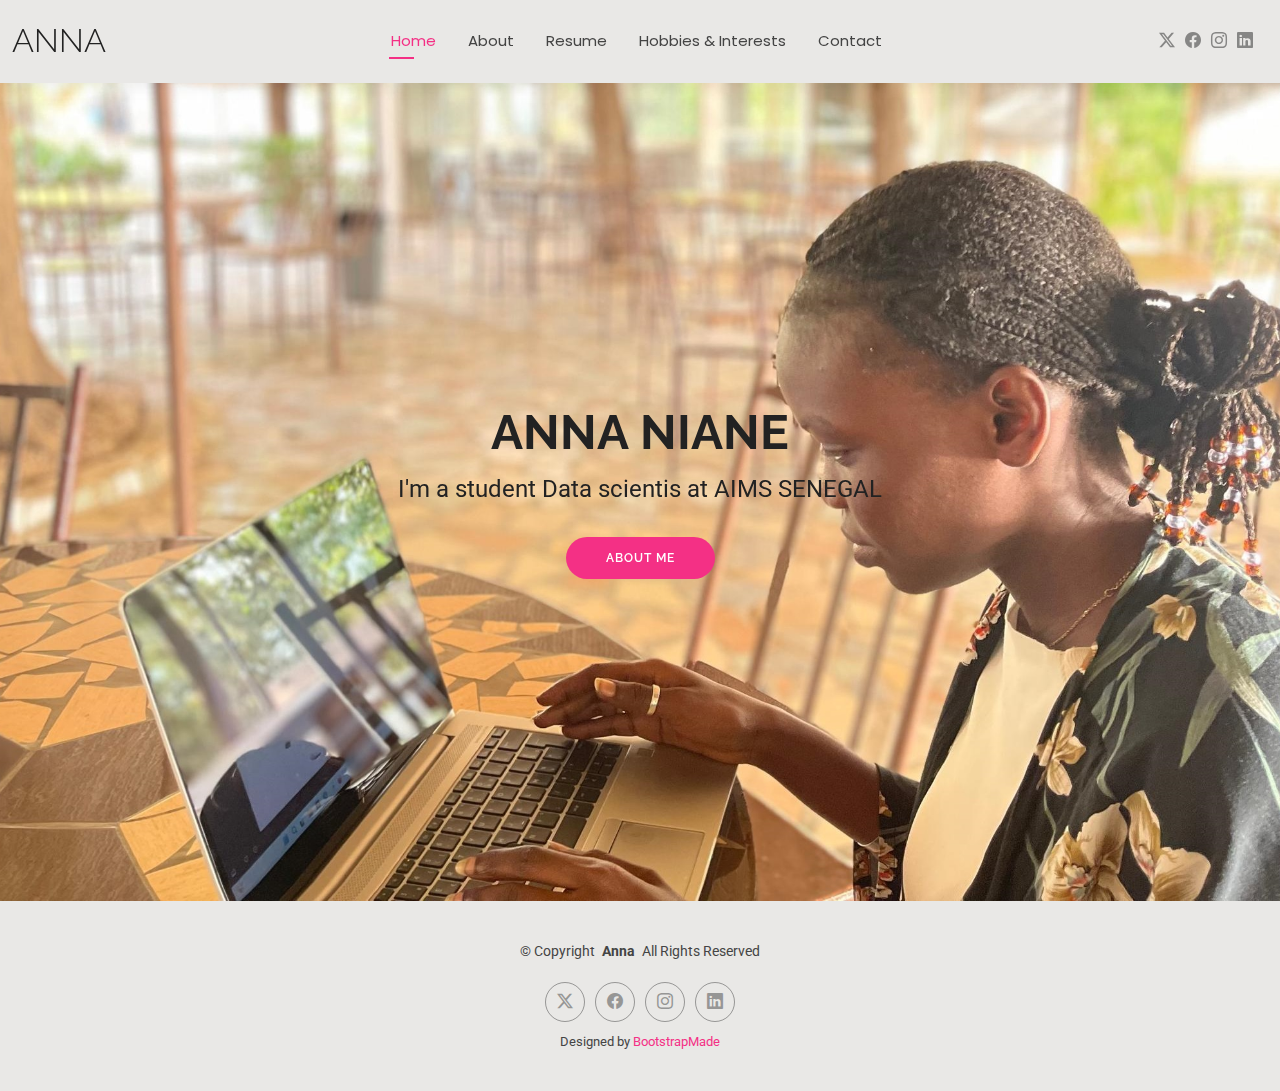
<file: index.html>
<!DOCTYPE html>
<html lang="en">

<head>
  <meta charset="utf-8">
  <meta content="width=device-width, initial-scale=1.0" name="viewport">
  <title>Index - Anna Bootstrap Template</title>
  <meta name="description" content="">
  <meta name="keywords" content="">

  <!-- Favicons -->
  <link href="assets/img/favicon.png" rel="icon">
  <link href="assets/img/apple-touch-icon.png" rel="apple-touch-icon">

  <!-- Fonts -->
  <link href="https://fonts.googleapis.com" rel="preconnect">
  <link href="https://fonts.gstatic.com" rel="preconnect" crossorigin>
  <link href="https://fonts.googleapis.com/css2?family=Roboto:ital,wght@0,100;0,300;0,400;0,500;0,700;0,900;1,100;1,300;1,400;1,500;1,700;1,900&family=Poppins:ital,wght@0,100;0,200;0,300;0,400;0,500;0,600;0,700;0,800;0,900;1,100;1,200;1,300;1,400;1,500;1,600;1,700;1,800;1,900&family=Raleway:ital,wght@0,100;0,200;0,300;0,400;0,500;0,600;0,700;0,800;0,900;1,100;1,200;1,300;1,400;1,500;1,600;1,700;1,800;1,900&display=swap" rel="stylesheet">

  <!-- Vendor CSS Files -->
  <link href="assets/vendor/bootstrap/css/bootstrap.min.css" rel="stylesheet">
  <link href="assets/vendor/bootstrap-icons/bootstrap-icons.css" rel="stylesheet">
  <link href="assets/vendor/aos/aos.css" rel="stylesheet">
  <link href="assets/vendor/swiper/swiper-bundle.min.css" rel="stylesheet">
  <link href="assets/vendor/glightbox/css/glightbox.min.css" rel="stylesheet">

  <!-- Main CSS File -->
  <link href="assets/css/main.css" rel="stylesheet">

  <!-- =======================================================
  * Template Name: Anna
  * Template URL: https://bootstrapmade.com/Anna-free-bootstrap-cv-resume-html-template/
  * Updated: Aug 07 2024 with Bootstrap v5.3.3
  * Author: BootstrapMade.com
  * License: https://bootstrapmade.com/license/
  ======================================================== -->
</head>

<body class="index-page">

  <header id="header" class="header d-flex align-items-center light-background sticky-top">
    <div class="container-fluid position-relative d-flex align-items-center justify-content-between">

      <a href="index.html" class="logo d-flex align-items-center me-auto me-xl-0">
        <!-- Uncomment the line below if you also wish to use an image logo -->
        <!-- <img src="assets/img/logo.png" alt=""> -->
        <h1 class="sitename">Anna</h1>
      </a>

      <nav id="navmenu" class="navmenu">
        <ul>
          <li><a href="index.html" class="active">Home</a></li>
          <li><a href="about.html">About</a></li>
          <li><a href="resume.html">Resume</a></li>
          <li><a href="Hobbies & Interests.html">Hobbies & Interests</a></li>
          <li><a href="contact.html">Contact</a></li>
        </ul>
        <i class="mobile-nav-toggle d-xl-none bi bi-list"></i>
      </nav>

      <div class="header-social-links">
        <a href="#" class="twitter"><i class="bi bi-twitter-x"></i></a>
        <a href="#" class="facebook"><i class="bi bi-facebook"></i></a>
        <a href="#" class="instagram"><i class="bi bi-instagram"></i></a>
        <a href="#" class="linkedin"><i class="bi bi-linkedin"></i></a>
      </div>

    </div>
  </header>

  <main class="main">

    <!-- Hero Section -->
    <section id="hero" class="hero section">

      <img src="assets/img/hero-bg.jpg" alt="" data-aos="fade-in">

      <div class="container text-center" data-aos="zoom-out" data-aos-delay="100">
        <div class="row justify-content-center">
          <div class="col-lg-8">
            <h2>ANNA NIANE</h2>
            <p>I'm a student Data scientis at AIMS SENEGAL</p>
            <a href="about.html" class="btn-get-started">About Me</a>
          </div>
        </div>
      </div>

    </section><!-- /Hero Section -->

  </main>

  <footer id="footer" class="footer light-background">

    <div class="container">
      <div class="copyright text-center ">
        <p>© <span>Copyright</span> <strong class="px-1 sitename">Anna</strong> <span>All Rights Reserved<br></span></p>
      </div>
      <div class="social-links d-flex justify-content-center">
        <a href=""><i class="bi bi-twitter-x"></i></a>
        <a href=""><i class="bi bi-facebook"></i></a>
        <a href=""><i class="bi bi-instagram"></i></a>
        <a href=""><i class="bi bi-linkedin"></i></a>
      </div>
      <div class="credits">
        <!-- All the links in the footer should remain intact. -->
        <!-- You can delete the links only if you've purchased the pro version. -->
        <!-- Licensing information: https://bootstrapmade.com/license/ -->
        <!-- Purchase the pro version with working PHP/AJAX contact form: [buy-url] -->
        Designed by <a href="https://bootstrapmade.com/">BootstrapMade</a>
      </div>
    </div>

  </footer>

  <!-- Scroll Top -->
  <a href="#" id="scroll-top" class="scroll-top d-flex align-items-center justify-content-center"><i class="bi bi-arrow-up-short"></i></a>

  <!-- Preloader -->
  <div id="preloader"></div>

  <!-- Vendor JS Files -->
  <script src="assets/vendor/bootstrap/js/bootstrap.bundle.min.js"></script>
  <script src="assets/vendor/php-email-form/validate.js"></script>
  <script src="assets/vendor/aos/aos.js"></script>
  <script src="assets/vendor/waypoints/noframework.waypoints.js"></script>
  <script src="assets/vendor/purecounter/purecounter_vanilla.js"></script>
  <script src="assets/vendor/swiper/swiper-bundle.min.js"></script>
  <script src="assets/vendor/glightbox/js/glightbox.min.js"></script>
  <script src="assets/vendor/imagesloaded/imagesloaded.pkgd.min.js"></script>
  <script src="assets/vendor/isotope-layout/isotope.pkgd.min.js"></script>

  <!-- Main JS File -->
  <script src="assets/js/main.js"></script>

</body>

</html>
</file>
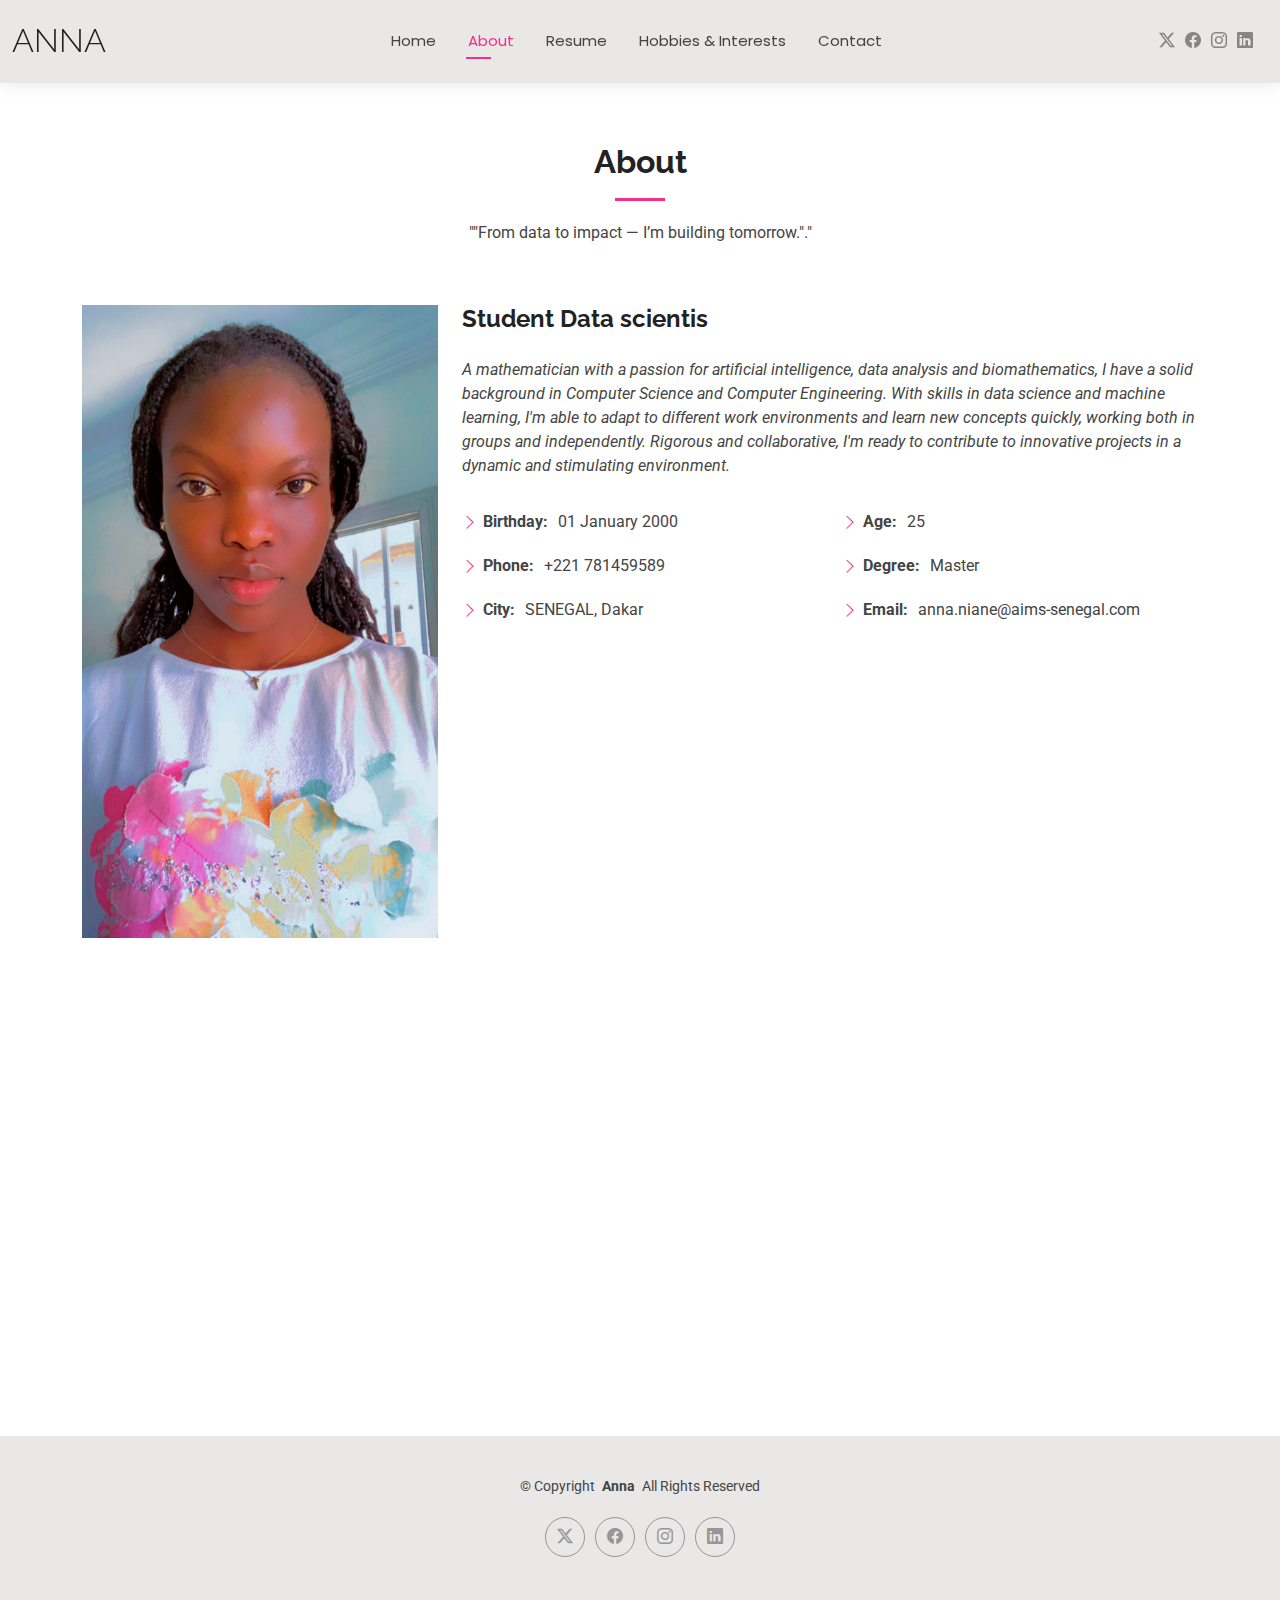
<file: about.html>
<!DOCTYPE html>
<html lang="en">

<head>
  <meta charset="utf-8">
  <meta content="width=device-width, initial-scale=1.0" name="viewport">
  <title>About - Anna Bootstrap Template</title>
  <meta name="description" content="">
  <meta name="keywords" content="">

  <!-- Favicons -->
  <link href="assets/img/favicon.png" rel="icon">
  <link href="assets/img/apple-touch-icon.png" rel="apple-touch-icon">

  <!-- Fonts -->
  <link href="https://fonts.googleapis.com" rel="preconnect">
  <link href="https://fonts.gstatic.com" rel="preconnect" crossorigin>
  <link href="https://fonts.googleapis.com/css2?family=Roboto:ital,wght@0,100;0,300;0,400;0,500;0,700;0,900;1,100;1,300;1,400;1,500;1,700;1,900&family=Poppins:ital,wght@0,100;0,200;0,300;0,400;0,500;0,600;0,700;0,800;0,900;1,100;1,200;1,300;1,400;1,500;1,600;1,700;1,800;1,900&family=Raleway:ital,wght@0,100;0,200;0,300;0,400;0,500;0,600;0,700;0,800;0,900;1,100;1,200;1,300;1,400;1,500;1,600;1,700;1,800;1,900&display=swap" rel="stylesheet">

  <!-- Vendor CSS Files -->
  <link href="assets/vendor/bootstrap/css/bootstrap.min.css" rel="stylesheet">
  <link href="assets/vendor/bootstrap-icons/bootstrap-icons.css" rel="stylesheet">
  <link href="assets/vendor/aos/aos.css" rel="stylesheet">
  <link href="assets/vendor/swiper/swiper-bundle.min.css" rel="stylesheet">
  <link href="assets/vendor/glightbox/css/glightbox.min.css" rel="stylesheet">

  <!-- Main CSS File -->
  <link href="assets/css/main.css" rel="stylesheet">

  <!-- =======================================================
  * Template Name: Anna
  * Template URL: https://bootstrapmade.com/Anna-free-bootstrap-cv-resume-html-template/
  * Updated: Aug 07 2024 with Bootstrap v5.3.3
  * Author: BootstrapMade.com
  * License: https://bootstrapmade.com/license/
  ======================================================== -->
</head>

<body class="about-page">

  <header id="header" class="header d-flex align-items-center light-background sticky-top">
    <div class="container-fluid position-relative d-flex align-items-center justify-content-between">

      <a href="index.html" class="logo d-flex align-items-center me-auto me-xl-0">
        <!-- Uncomment the line below if you also wish to use an image logo -->
        <!-- <img src="assets/img/logo.png" alt=""> -->
        <h1 class="sitename">Anna</h1>
      </a>

      <nav id="navmenu" class="navmenu">
        <ul>
          <li><a href="index.html">Home</a></li>
          <li><a href="about.html" class="active">About</a></li>
          <li><a href="resume.html">Resume</a></li>
          <li><a href="Hobbies & Interests.html">Hobbies & Interests</a></li>
          <li><a href="contact.html">Contact</a></li>
        </ul>
        <i class="mobile-nav-toggle d-xl-none bi bi-list"></i>
      </nav>

      <div class="header-social-links">
        <a href="#" class="twitter"><i class="bi bi-twitter-x"></i></a>
        <a href="#" class="facebook"><i class="bi bi-facebook"></i></a>
        <a href="#" class="instagram"><i class="bi bi-instagram"></i></a>
        <a href="#" class="linkedin"><i class="bi bi-linkedin"></i></a>
      </div>

    </div>
  </header>

  <main class="main">

    <!-- About Section -->
    <section id="about" class="about section">

      <!-- Section Title -->
      <div class="container section-title" data-aos="fade-up">
        <h2>About</h2>
        <p>""From data to impact — I’m building tomorrow."."</p>
      </div><!-- End Section Title -->

      <div class="container" data-aos="fade-up" data-aos-delay="100">

        <div class="row gy-4 justify-content-center">
          <div class="col-lg-4">
            <img src="assets/img/profile-img.jpg" class="img-fluid" alt="">
          </div>
          <div class="col-lg-8 content">
            <h2>Student Data scientis</h2>
            <p class="fst-italic py-3">
              A mathematician with a passion for artificial intelligence, data analysis and biomathematics, I have a solid background in Computer Science and Computer Engineering.                                                                                                       With skills in data science and machine learning, I'm able to adapt to different work environments and learn new concepts quickly, working both in groups and independently. Rigorous and collaborative, I'm ready to contribute to innovative projects in a dynamic and stimulating environment.
            </p>
            <div class="row">
              <div class="col-lg-6">
                <ul>
                  <li><i class="bi bi-chevron-right"></i> <strong>Birthday:</strong> <span>01 January 2000</span></li>
                  <li><i class="bi bi-chevron-right"></i> <strong>Phone:</strong> <span>+221 781459589</span></li>
                  <li><i class="bi bi-chevron-right"></i> <strong>City:</strong> <span>SENEGAL, Dakar</span></li>
                </ul>
              </div>
              <div class="col-lg-6">
                <ul>
                  <li><i class="bi bi-chevron-right"></i> <strong>Age:</strong> <span>25</span></li>
                  <li><i class="bi bi-chevron-right"></i> <strong>Degree:</strong> <span>Master</span></li>
                  <li><i class="bi bi-chevron-right"></i> <strong>Email:</strong> <span>anna.niane@aims-senegal.com</span></li>
                </ul>
              </div>
            </div>
          </div>
        </div>

      </div>

    </section><!-- /About Section -->

    <!-- Skills Section -->
    <section id="skills" class="skills section">

      <!-- Section Title -->
      <div class="container section-title" data-aos="fade-up">
        <h2>Skills</h2>
      </div><!-- End Section Title -->

      <div class="container" data-aos="fade-up" data-aos-delay="100">

        <div class="row skills-content skills-animation">

          <div class="col-lg-6">

            <div class="progress">
              <span class="skill"><span>	Python programming </span> <i class="val">95%</i></span>
              <div class="progress-bar-wrap">
                <div class="progress-bar" role="progressbar" aria-valuenow="100" aria-valuemin="0" aria-valuemax="100"></div>
              </div>
            </div><!-- End Skills Item -->

            <div class="progress">
              <span class="skill"><span>	Data Collection </span> <i class="val">90%</i></span>
              <div class="progress-bar-wrap">
                <div class="progress-bar" role="progressbar" aria-valuenow="90" aria-valuemin="0" aria-valuemax="100"></div>
              </div>
            </div><!-- End Skills Item -->

            <div class="progress">
              <span class="skill"><span>Data Analysis</span> <i class="val">85%</i></span>
              <div class="progress-bar-wrap">
                <div class="progress-bar" role="progressbar" aria-valuenow="85" aria-valuemin="0" aria-valuemax="100"></div>
              </div>
            </div><!-- End Skills Item -->

          </div>

          <div class="col-lg-6">

            <div class="progress">
              <span class="skill"><span>Machine Learning and Deep Learning</span> <i class="val">80%</i></span>
              <div class="progress-bar-wrap">
                <div class="progress-bar" role="progressbar" aria-valuenow="80" aria-valuemin="0" aria-valuemax="100"></div>
              </div>
            </div><!-- End Skills Item -->

            <div class="progress">
              <span class="skill"><span>WordPress/CMS</span> <i class="val">90%</i></span>
              <div class="progress-bar-wrap">
                <div class="progress-bar" role="progressbar" aria-valuenow="90" aria-valuemin="0" aria-valuemax="100"></div>
              </div>
            </div><!-- End Skills Item -->

            <div class="progress">
              <span class="skill"><span>PHP,JavaScript,HTML,CSS</span> <i class="val">80%</i></span>
              <div class="progress-bar-wrap">
                <div class="progress-bar" role="progressbar" aria-valuenow="80" aria-valuemin="0" aria-valuemax="100"></div>
              </div>
            </div><!-- End Skills Item -->

          </div>

        </div>

      </div>

    </section><!-- /Skills Section -->


  </main>

  <footer id="footer" class="footer light-background">

    <div class="container">
      <div class="copyright text-center ">
        <p>© <span>Copyright</span> <strong class="px-1 sitename">Anna</strong> <span>All Rights Reserved<br></span></p>
      </div>
      <div class="social-links d-flex justify-content-center">
        <a href=""><i class="bi bi-twitter-x"></i></a>
        <a href=""><i class="bi bi-facebook"></i></a>
        <a href=""><i class="bi bi-instagram"></i></a>
        <a href=""><i class="bi bi-linkedin"></i></a>
      </div>
      <div class="credits">
        <!-- All the links in the footer should remain intact. -->
        <!-- You can delete the links only if you've purchased the pro version. -->
        <!-- Licensing information: https://bootstrapmade.com/license/ -->
        <!-- Purchase the pro version with working PHP/AJAX contact form: [buy-url] -->
      </div>
    </div>

  </footer>

  <!-- Scroll Top -->
  <a href="#" id="scroll-top" class="scroll-top d-flex align-items-center justify-content-center"><i class="bi bi-arrow-up-short"></i></a>

  <!-- Preloader -->
  <div id="preloader"></div>

  <!-- Vendor JS Files -->
  <script src="assets/vendor/bootstrap/js/bootstrap.bundle.min.js"></script>
  <script src="assets/vendor/php-email-form/validate.js"></script>
  <script src="assets/vendor/aos/aos.js"></script>
  <script src="assets/vendor/waypoints/noframework.waypoints.js"></script>
  <script src="assets/vendor/purecounter/purecounter_vanilla.js"></script>
  <script src="assets/vendor/swiper/swiper-bundle.min.js"></script>
  <script src="assets/vendor/glightbox/js/glightbox.min.js"></script>
  <script src="assets/vendor/imagesloaded/imagesloaded.pkgd.min.js"></script>
  <script src="assets/vendor/isotope-layout/isotope.pkgd.min.js"></script>

  <!-- Main JS File -->
  <script src="assets/js/main.js"></script>

</body>

</html>
</file>
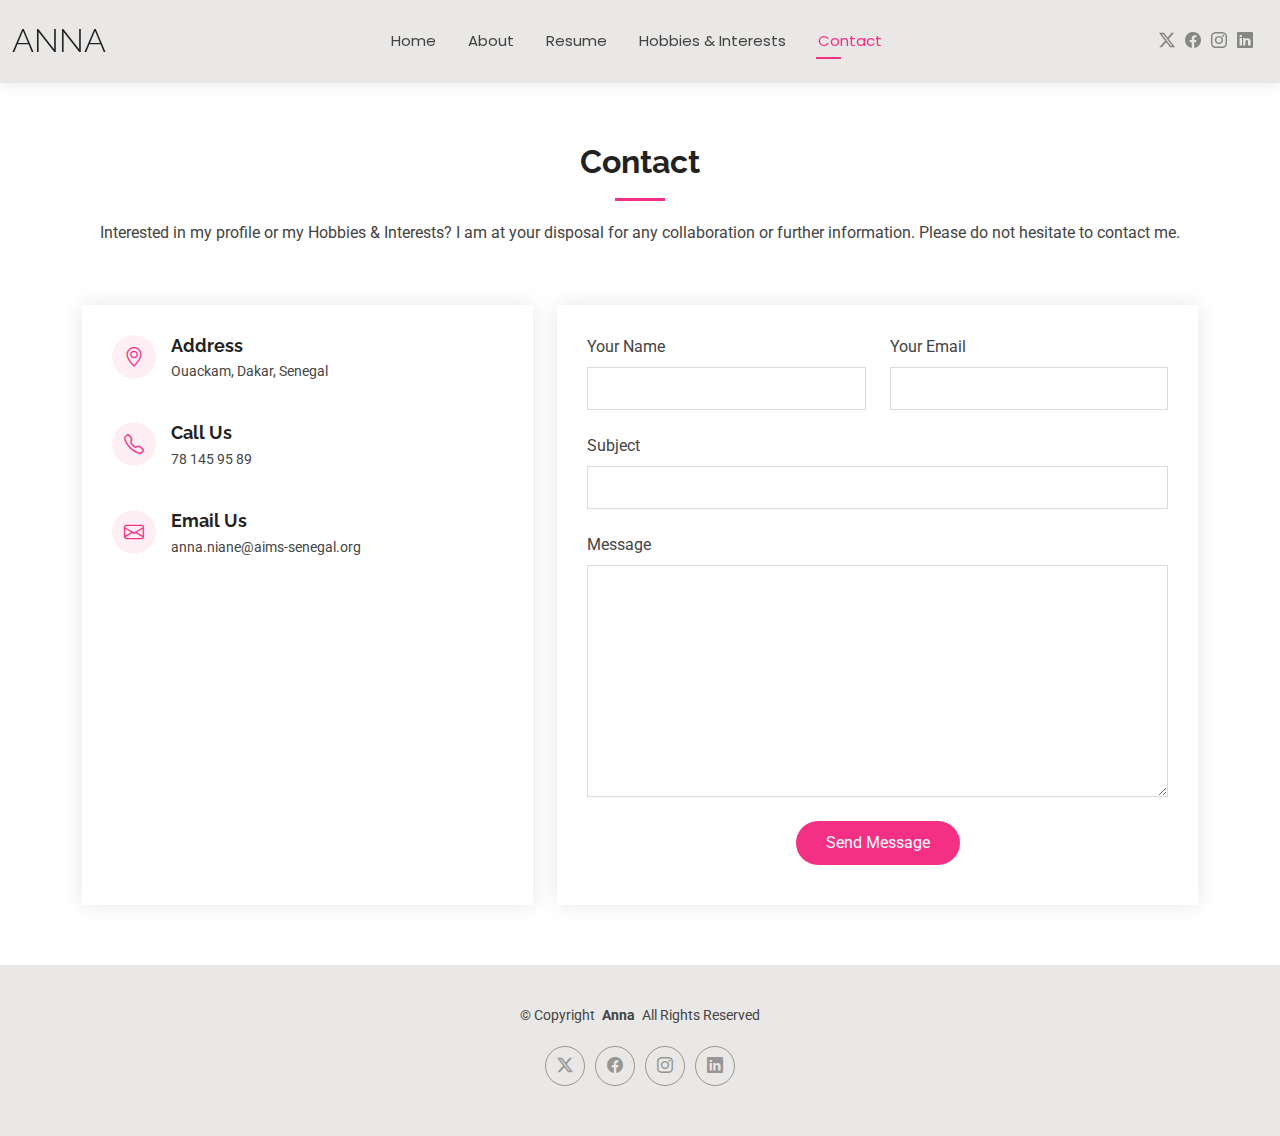
<file: contact.html>
<!DOCTYPE html>
<html lang="en">

<head>
  <meta charset="utf-8">
  <meta content="width=device-width, initial-scale=1.0" name="viewport">
  <title>Contact - Anna Bootstrap Template</title>
  <meta name="description" content="">
  <meta name="keywords" content="">

  <!-- Favicons -->
  <link href="assets/img/favicon.png" rel="icon">
  <link href="assets/img/apple-touch-icon.png" rel="apple-touch-icon">

  <!-- Fonts -->
  <link href="https://fonts.googleapis.com" rel="preconnect">
  <link href="https://fonts.gstatic.com" rel="preconnect" crossorigin>
  <link href="https://fonts.googleapis.com/css2?family=Roboto:ital,wght@0,100;0,300;0,400;0,500;0,700;0,900;1,100;1,300;1,400;1,500;1,700;1,900&family=Poppins:ital,wght@0,100;0,200;0,300;0,400;0,500;0,600;0,700;0,800;0,900;1,100;1,200;1,300;1,400;1,500;1,600;1,700;1,800;1,900&family=Raleway:ital,wght@0,100;0,200;0,300;0,400;0,500;0,600;0,700;0,800;0,900;1,100;1,200;1,300;1,400;1,500;1,600;1,700;1,800;1,900&display=swap" rel="stylesheet">

  <!-- Vendor CSS Files -->
  <link href="assets/vendor/bootstrap/css/bootstrap.min.css" rel="stylesheet">
  <link href="assets/vendor/bootstrap-icons/bootstrap-icons.css" rel="stylesheet">
  <link href="assets/vendor/aos/aos.css" rel="stylesheet">
  <link href="assets/vendor/swiper/swiper-bundle.min.css" rel="stylesheet">
  <link href="assets/vendor/glightbox/css/glightbox.min.css" rel="stylesheet">

  <!-- Main CSS File -->
  <link href="assets/css/main.css" rel="stylesheet">

  <!-- =======================================================
  * Template Name: Anna
  * Template URL: https://bootstrapmade.com/Anna-free-bootstrap-cv-resume-html-template/
  * Updated: Aug 07 2024 with Bootstrap v5.3.3
  * Author: BootstrapMade.com
  * License: https://bootstrapmade.com/license/
  ======================================================== -->
</head>

<body class="contact-page">

  <header id="header" class="header d-flex align-items-center light-background sticky-top">
    <div class="container-fluid position-relative d-flex align-items-center justify-content-between">

      <a href="index.html" class="logo d-flex align-items-center me-auto me-xl-0">
        <!-- Uncomment the line below if you also wish to use an image logo -->
        <!-- <img src="assets/img/logo.png" alt=""> -->
        <h1 class="sitename">Anna</h1>
      </a>

      <nav id="navmenu" class="navmenu">
        <ul>
          <li><a href="index.html">Home</a></li>
          <li><a href="about.html">About</a></li>
          <li><a href="resume.html">Resume</a></li>
          <li><a href="Hobbies & Interests.html">Hobbies & Interests</a></li>
          <li><a href="contact.html" class="active">Contact</a></li>
        </ul>
        <i class="mobile-nav-toggle d-xl-none bi bi-list"></i>
      </nav>

      <div class="header-social-links">
        <a href="#" class="twitter"><i class="bi bi-twitter-x"></i></a>
        <a href="#" class="facebook"><i class="bi bi-facebook"></i></a>
        <a href="#" class="instagram"><i class="bi bi-instagram"></i></a>
        <a href="#" class="linkedin"><i class="bi bi-linkedin"></i></a>
      </div>

    </div>
  </header>

  <main class="main">

    <!-- Contact Section -->
    <section id="contact" class="contact section">

      <!-- Section Title -->
      <div class="container section-title" data-aos="fade-up">
        <h2>Contact</h2>
        <p>Interested in my profile or my Hobbies & Interests? I am at your disposal for any collaboration or further information. Please do not hesitate to contact me.</p>
      </div><!-- End Section Title -->

      <div class="container" data-aos="fade-up" data-aos-delay="100">

        <div class="row gy-4">

          <div class="col-lg-5">

            <div class="info-wrap">
              <div class="info-item d-flex" data-aos="fade-up" data-aos-delay="200">
                <i class="bi bi-geo-alt flex-shrink-0"></i>
                <div>
                  <h3>Address</h3>
                  <p>Ouackam, Dakar, Senegal</p>
                </div>
              </div><!-- End Info Item -->

              <div class="info-item d-flex" data-aos="fade-up" data-aos-delay="300">
                <i class="bi bi-telephone flex-shrink-0"></i>
                <div>
                  <h3>Call Us</h3>
                  <p>78 145 95 89</p>
                </div>
              </div><!-- End Info Item -->

              <div class="info-item d-flex" data-aos="fade-up" data-aos-delay="400">
                <i class="bi bi-envelope flex-shrink-0"></i>
                <div>
                  <h3>Email Us</h3>
                  <p>anna.niane@aims-senegal.org</p>
                </div>
              </div><!-- End Info Item -->

              <iframe src="https://www.google.com/maps/embed?pb=!1m14!1m8!1m3!1d22998.812153646704!2d-17.5030!3d14.7450!3m2!1i1024!2i768!4f13.1!3m3!1m2!1s0x0:0x0!2zMTTCsDE3JzExLjYiTiAxN8KwMjUnMzMuMyJ9!5e0!3m2!1sen!2sus!4v1676961268712!5m2!1sen!2sus" frameborder="0" style="border:0; width: 100%; height: 270px;" allowfullscreen="" loading="lazy" referrerpolicy="no-referrer-when-downgrade"></iframe>

            </div>
          </div>

          <div class="col-lg-7">
            <form action="forms/contact.php" method="post" class="php-email-form" data-aos="fade-up" data-aos-delay="200">
              <div class="row gy-4">

                <div class="col-md-6">
                  <label for="name-field" class="pb-2">Your Name</label>
                  <input type="text" name="name" id="name-field" class="form-control" required="">
                </div>

                <div class="col-md-6">
                  <label for="email-field" class="pb-2">Your Email</label>
                  <input type="email" class="form-control" name="email" id="email-field" required="">
                </div>

                <div class="col-md-12">
                  <label for="subject-field" class="pb-2">Subject</label>
                  <input type="text" class="form-control" name="subject" id="subject-field" required="">
                </div>

                <div class="col-md-12">
                  <label for="message-field" class="pb-2">Message</label>
                  <textarea class="form-control" name="message" rows="10" id="message-field" required=""></textarea>
                </div>

                <div class="col-md-12 text-center">
                  <div class="loading">Loading</div>
                  <div class="error-message"></div>
                  <div class="sent-message">Your message has been sent. Thank you!</div>

                  <button type="submit">Send Message</button>
                </div>

              </div>
            </form>
          </div><!-- End Contact Form -->

        </div>

      </div>

    </section><!-- /Contact Section -->

  </main>

  <footer id="footer" class="footer light-background">

    <div class="container">
      <div class="copyright text-center ">
        <p>© <span>Copyright</span> <strong class="px-1 sitename">Anna</strong> <span>All Rights Reserved<br></span></p>
      </div>
      <div class="social-links d-flex justify-content-center">
        <a href=""><i class="bi bi-twitter-x"></i></a>
        <a href=""><i class="bi bi-facebook"></i></a>
        <a href=""><i class="bi bi-instagram"></i></a>
        <a href=""><i class="bi bi-linkedin"></i></a>
      </div>
      <div class="credits">
        <!-- All the links in the footer should remain intact. -->
        <!-- You can delete the links only if you've purchased the pro version. -->
        <!-- Licensing information: https://bootstrapmade.com/license/ -->
        <!-- Purchase the pro version with working PHP/AJAX contact form: [buy-url] -->
      </div>
    </div>

  </footer>

  <!-- Scroll Top -->
  <a href="#" id="scroll-top" class="scroll-top d-flex align-items-center justify-content-center"><i class="bi bi-arrow-up-short"></i></a>

  <!-- Preloader -->
  <div id="preloader"></div>

  <!-- Vendor JS Files -->
  <script src="assets/vendor/bootstrap/js/bootstrap.bundle.min.js"></script>
  <script src="assets/vendor/php-email-form/validate.js"></script>
  <script src="assets/vendor/aos/aos.js"></script>
  <script src="assets/vendor/waypoints/noframework.waypoints.js"></script>
  <script src="assets/vendor/purecounter/purecounter_vanilla.js"></script>
  <script src="assets/vendor/swiper/swiper-bundle.min.js"></script>
  <script src="assets/vendor/glightbox/js/glightbox.min.js"></script>
  <script src="assets/vendor/imagesloaded/imagesloaded.pkgd.min.js"></script>
  <script src="assets/vendor/isotope-layout/isotope.pkgd.min.js"></script>

  <!-- Main JS File -->
  <script src="assets/js/main.js"></script>

</body>

</html>
</file>
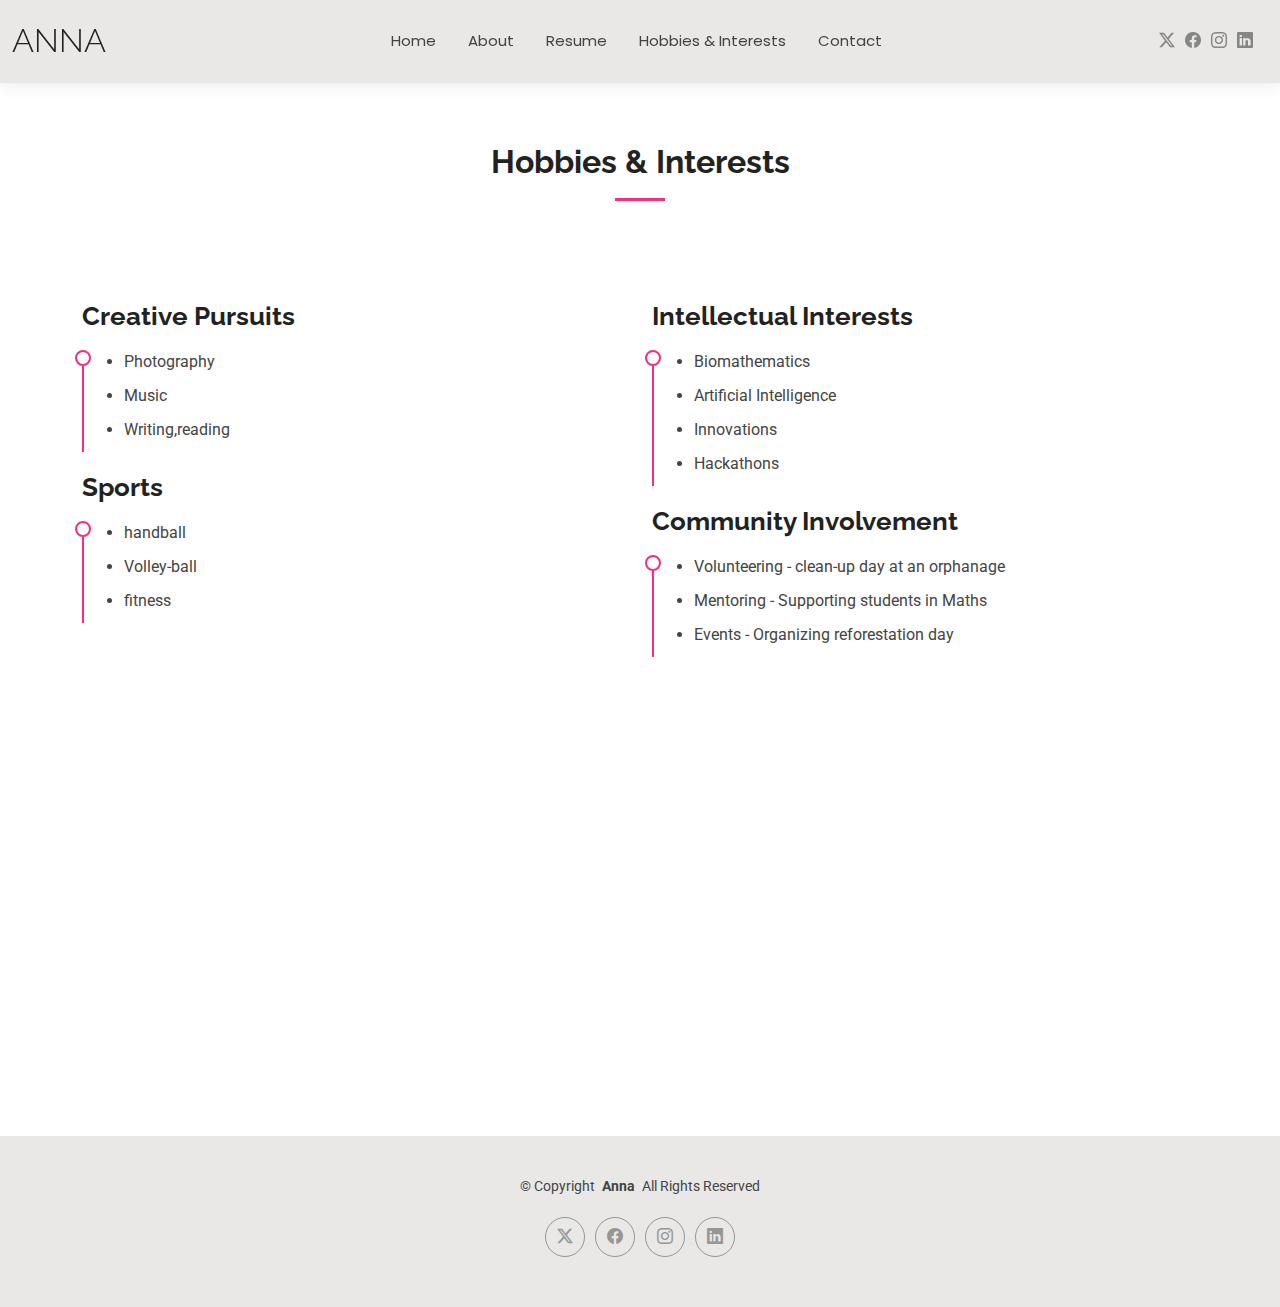
<file: Hobbies & Interests.html>
<!DOCTYPE html>
<html lang="en">

<head>
  <meta charset="utf-8">
  <meta content="width=device-width, initial-scale=1.0" name="viewport">
  <title>Hobbies & Interests - Anna Bootstrap Template</title>
  <meta name="description" content="">
  <meta name="keywords" content="">

  <!-- Favicons -->
  <link href="assets/img/favicon.png" rel="icon">
  <link href="assets/img/apple-touch-icon.png" rel="apple-touch-icon">

  <!-- Fonts -->
  <link href="https://fonts.googleapis.com" rel="preconnect">
  <link href="https://fonts.gstatic.com" rel="preconnect" crossorigin>
  <link href="https://fonts.googleapis.com/css2?family=Roboto:ital,wght@0,100;0,300;0,400;0,500;0,700;0,900;1,100;1,300;1,400;1,500;1,700;1,900&family=Poppins:ital,wght@0,100;0,200;0,300;0,400;0,500;0,600;0,700;0,800;0,900;1,100;1,200;1,300;1,400;1,500;1,600;1,700;1,800;1,900&family=Raleway:ital,wght@0,100;0,200;0,300;0,400;0,500;0,600;0,700;0,800;0,900;1,100;1,200;1,300;1,400;1,500;1,600;1,700;1,800;1,900&display=swap" rel="stylesheet">

  <!-- Vendor CSS Files -->
  <link href="assets/vendor/bootstrap/css/bootstrap.min.css" rel="stylesheet">
  <link href="assets/vendor/bootstrap-icons/bootstrap-icons.css" rel="stylesheet">
  <link href="assets/vendor/aos/aos.css" rel="stylesheet">
  <link href="assets/vendor/swiper/swiper-bundle.min.css" rel="stylesheet">
  <link href="assets/vendor/glightbox/css/glightbox.min.css" rel="stylesheet">

  <!-- Main CSS File -->
  <link href="assets/css/main.css" rel="stylesheet">

  <!-- =======================================================
  * Template Name: Anna
  * Template URL: https://bootstrapmade.com/Anna-free-bootstrap-cv-resume-html-template/
  * Updated: Aug 07 2024 with Bootstrap v5.3.3
  * Author: BootstrapMade.com
  * License: https://bootstrapmade.com/license/
  ======================================================== -->
</head>

<body class="Hobbies & Interests-page">

  <header id="header" class="header d-flex align-items-center light-background sticky-top">
    <div class="container-fluid position-relative d-flex align-items-center justify-content-between">

      <a href="index.html" class="logo d-flex align-items-center me-auto me-xl-0">
        <!-- Uncomment the line below if you also wish to use an image logo -->
        <!-- <img src="assets/img/logo.png" alt=""> -->
        <h1 class="sitename">Anna</h1>
      </a>

      <nav id="navmenu" class="navmenu">
        <ul>
          <li><a href="index.html">Home</a></li>
          <li><a href="about.html">About</a></li>
          <li><a href="resume.html">Resume</a></li>
          <li><a href="Hobbies & Interests.html">Hobbies & Interests</a></li>
          <li><a href="contact.html">Contact</a></li>
        </ul>
        <i class="mobile-nav-toggle d-xl-none bi bi-list"></i>
      </nav>

      <div class="header-social-links">
        <a href="#" class="twitter"><i class="bi bi-twitter-x"></i></a>
        <a href="#" class="facebook"><i class="bi bi-facebook"></i></a>
        <a href="#" class="instagram"><i class="bi bi-instagram"></i></a>
        <a href="#" class="linkedin"><i class="bi bi-linkedin"></i></a>
      </div>

    </div>
  </header>

  <main id="main">

    <!-- ======= Hobbies Section ======= -->
<section id="hobbies" class="resume section">
  <!-- Section Title -->
  <div class="container section-title" data-aos="fade-up">
    <h2>Hobbies & Interests</h2>
  </div><!-- End Section Title -->

  <div class="container">
    <div class="row">
    
      <div class="col-lg-6" data-aos="fade-up" data-aos-delay="100">
        <h3 class="resume-title">Creative Pursuits</h3>
        <div class="resume-item pb-0">
          <ul>
            <li>Photography</li>
            <li>Music </li>
            <li>Writing,reading</li>
          </ul>
        </div>

        <h3 class="resume-title">Sports</h3>
        <div class="resume-item pb-0">
          <ul>
            <li>handball
              </li>
            <li>Volley-ball</li>
            <li>fitness</li>
          </ul>
        </div>
      </div>
      
      <div class="col-lg-6" data-aos="fade-up" data-aos-delay="200">
        <h3 class="resume-title">Intellectual Interests</h3>
        <div class="resume-item pb-0">
          <ul>
            <li>Biomathematics</li>
            <li>Artificial Intelligence</li>
            <li>Innovations</li>
            <li>Hackathons</li>
          </ul>
        </div>

        <h3 class="resume-title">Community Involvement</h3>
        <div class="resume-item pb-0">
          <ul>
            <li>Volunteering - clean-up day at an orphanage</li>
            <li>Mentoring - Supporting students in Maths</li>
            <li>Events - Organizing reforestation day</li>
          </ul>
        </div>
      </div>

    </div>
  </div>
</section><!-- End Hobbies Section -->


 <!-- Languages Section -->
<section id="languages" class="languages section">

  <!-- Section Title -->
  <div class="container section-title" data-aos="fade-up">
    <h2>Languages</h2>
    <p>Communication is key in our global environment. Here are the languages I speak and my proficiency levels.</p>

  </div><!-- End Section Title -->

  <div class="container" data-aos="fade-up" data-aos-delay="100">

    <div class="row languages-content languages-animation">

      <div class="col-lg-6">

        <div class="progress">
          <span class="Languages"><span>  English : intermediate  </span> <i class="val">75%</i></span>
          <div class="progress-bar-wrap">
            <div class="progress-bar" role="progressbar" aria-valuenow="75" aria-valuemin="0" aria-valuemax="100"></div>
          </div>
        </div><!-- End Languages Item -->

        <div class="progress">
          <span class="Languages"><span>French : advanced</span> <i class="val">95%</i></span>
          <div class="progress-bar-wrap">
            <div class="progress-bar" role="progressbar" aria-valuenow="95" aria-valuemin="0" aria-valuemax="100"></div>
          </div>
        </div><!-- End Languages Item -->

      </div>

      <div class="col-lg-6">

        <div class="progress">
          <span class="Languages"><span>Serere : mother language</span> <i class="val">100%</i></span>
          <div class="progress-bar-wrap">
            <div class="progress-bar" role="progressbar" aria-valuenow="100" aria-valuemin="0" aria-valuemax="100"></div>
          </div>
        </div><!-- End Languages Item -->

        <div class="progress">
          <span class="Languages"><span>Wolof : national language</span> <i class="val">80%</i></span>
          <div class="progress-bar-wrap">
            <div class="progress-bar" role="progressbar" aria-valuenow="80" aria-valuemin="0" aria-valuemax="100"></div>
          </div>
        </div><!-- End Languages Item -->

      </div>

    </div>

  </div>
</section><!-- End Languages Section -->


  </main><!-- End #main -->

  <footer id="footer" class="footer light-background">

    <div class="container">
      <div class="copyright text-center ">
        <p>© <span>Copyright</span> <strong class="px-1 sitename">Anna</strong> <span>All Rights Reserved<br></span></p>
      </div>
      <div class="social-links d-flex justify-content-center">
        <a href=""><i class="bi bi-twitter-x"></i></a>
        <a href=""><i class="bi bi-facebook"></i></a>
        <a href=""><i class="bi bi-instagram"></i></a>
        <a href=""><i class="bi bi-linkedin"></i></a>
      </div>
      <div class="credits">
        <!-- All the links in the footer should remain intact. -->
        <!-- You can delete the links only if you've purchased the pro version. -->
        <!-- Licensing information: https://bootstrapmade.com/license/ -->
        <!-- Purchase the pro version with working PHP/AJAX contact form: [buy-url] -->
      </div>
    </div>

  </footer>

  <!-- Scroll Top -->
  <a href="#" id="scroll-top" class="scroll-top d-flex align-items-center justify-content-center"><i class="bi bi-arrow-up-short"></i></a>

  <!-- Preloader -->
  <div id="preloader"></div>

  <!-- Vendor JS Files -->
  <script src="assets/vendor/bootstrap/js/bootstrap.bundle.min.js"></script>
  <script src="assets/vendor/php-email-form/validate.js"></script>
  <script src="assets/vendor/aos/aos.js"></script>
  <script src="assets/vendor/waypoints/noframework.waypoints.js"></script>
  <script src="assets/vendor/purecounter/purecounter_vanilla.js"></script>
  <script src="assets/vendor/swiper/swiper-bundle.min.js"></script>
  <script src="assets/vendor/glightbox/js/glightbox.min.js"></script>
  <script src="assets/vendor/imagesloaded/imagesloaded.pkgd.min.js"></script>
  <script src="assets/vendor/isotope-layout/isotope.pkgd.min.js"></script>

  <!-- Main JS File -->
  <script src="assets/js/main.js"></script>

</body>

</html>
</file>
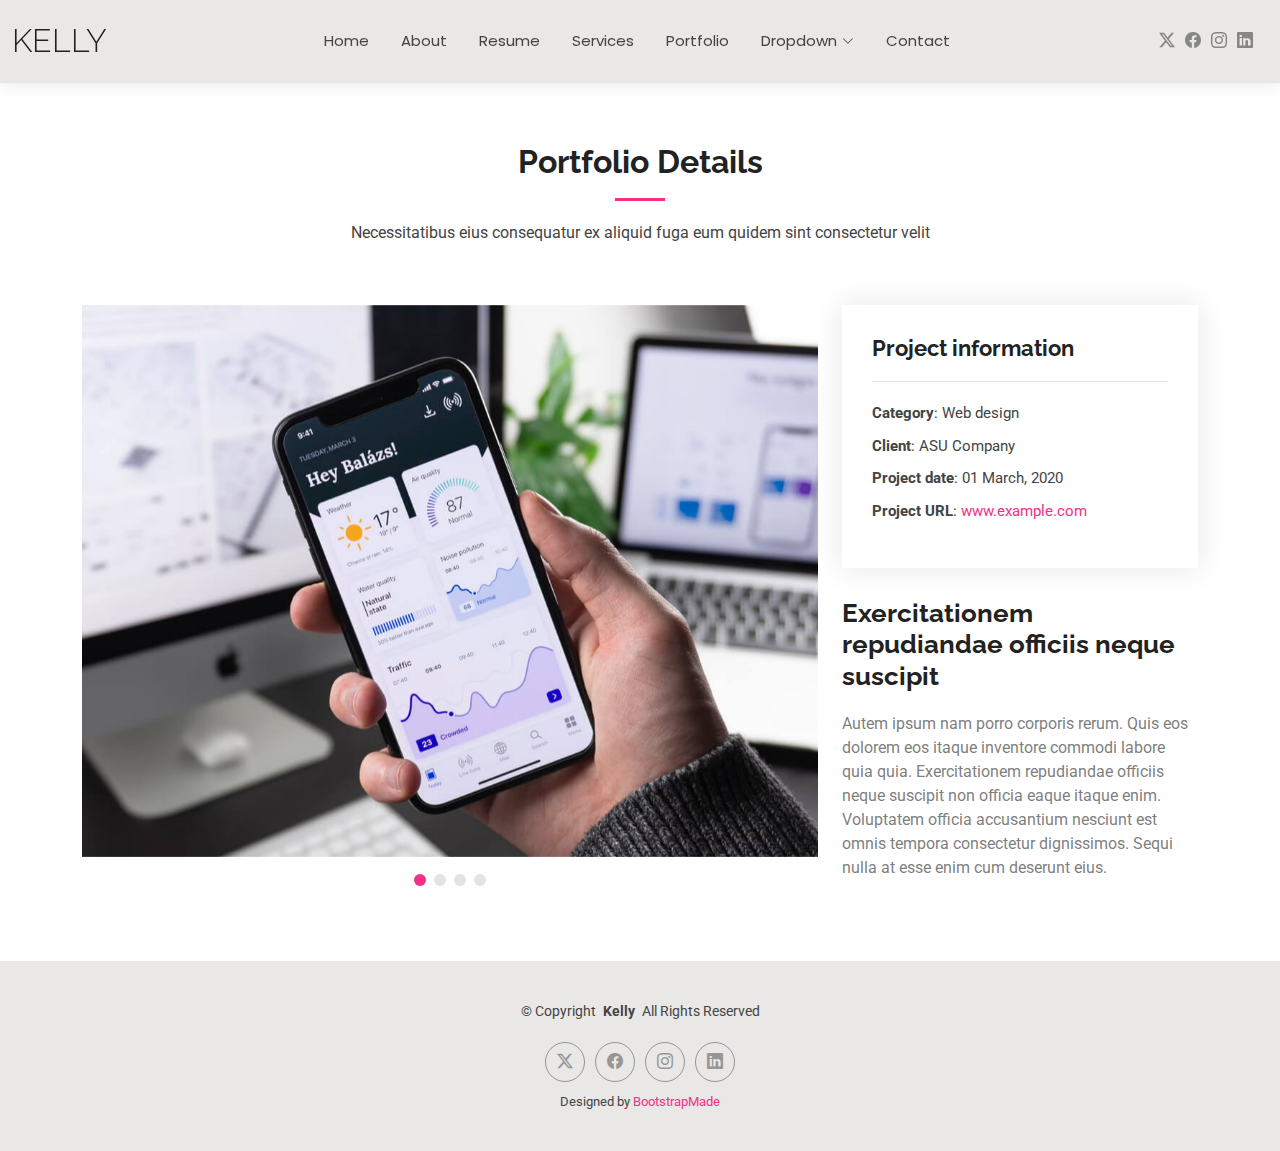
<file: portfolio-details.html>
<!DOCTYPE html>
<html lang="en">

<head>
  <meta charset="utf-8">
  <meta content="width=device-width, initial-scale=1.0" name="viewport">
  <title>Portfolio Details - Kelly Bootstrap Template</title>
  <meta name="description" content="">
  <meta name="keywords" content="">

  <!-- Favicons -->
  <link href="assets/img/favicon.png" rel="icon">
  <link href="assets/img/apple-touch-icon.png" rel="apple-touch-icon">

  <!-- Fonts -->
  <link href="https://fonts.googleapis.com" rel="preconnect">
  <link href="https://fonts.gstatic.com" rel="preconnect" crossorigin>
  <link href="https://fonts.googleapis.com/css2?family=Roboto:ital,wght@0,100;0,300;0,400;0,500;0,700;0,900;1,100;1,300;1,400;1,500;1,700;1,900&family=Poppins:ital,wght@0,100;0,200;0,300;0,400;0,500;0,600;0,700;0,800;0,900;1,100;1,200;1,300;1,400;1,500;1,600;1,700;1,800;1,900&family=Raleway:ital,wght@0,100;0,200;0,300;0,400;0,500;0,600;0,700;0,800;0,900;1,100;1,200;1,300;1,400;1,500;1,600;1,700;1,800;1,900&display=swap" rel="stylesheet">

  <!-- Vendor CSS Files -->
  <link href="assets/vendor/bootstrap/css/bootstrap.min.css" rel="stylesheet">
  <link href="assets/vendor/bootstrap-icons/bootstrap-icons.css" rel="stylesheet">
  <link href="assets/vendor/aos/aos.css" rel="stylesheet">
  <link href="assets/vendor/swiper/swiper-bundle.min.css" rel="stylesheet">
  <link href="assets/vendor/glightbox/css/glightbox.min.css" rel="stylesheet">

  <!-- Main CSS File -->
  <link href="assets/css/main.css" rel="stylesheet">

  <!-- =======================================================
  * Template Name: Kelly
  * Template URL: https://bootstrapmade.com/kelly-free-bootstrap-cv-resume-html-template/
  * Updated: Aug 07 2024 with Bootstrap v5.3.3
  * Author: BootstrapMade.com
  * License: https://bootstrapmade.com/license/
  ======================================================== -->
</head>

<body class="portfolio-details-page">

  <header id="header" class="header d-flex align-items-center light-background sticky-top">
    <div class="container-fluid position-relative d-flex align-items-center justify-content-between">

      <a href="index.html" class="logo d-flex align-items-center me-auto me-xl-0">
        <!-- Uncomment the line below if you also wish to use an image logo -->
        <!-- <img src="assets/img/logo.png" alt=""> -->
        <h1 class="sitename">Kelly</h1>
      </a>

      <nav id="navmenu" class="navmenu">
        <ul>
          <li><a href="index.html">Home</a></li>
          <li><a href="about.html">About</a></li>
          <li><a href="resume.html">Resume</a></li>
          <li><a href="services.html">Services</a></li>
          <li><a href="portfolio.html">Portfolio</a></li>
          <li class="dropdown"><a href="#"><span>Dropdown</span> <i class="bi bi-chevron-down toggle-dropdown"></i></a>
            <ul>
              <li><a href="#">Dropdown 1</a></li>
              <li class="dropdown"><a href="#"><span>Deep Dropdown</span> <i class="bi bi-chevron-down toggle-dropdown"></i></a>
                <ul>
                  <li><a href="#">Deep Dropdown 1</a></li>
                  <li><a href="#">Deep Dropdown 2</a></li>
                  <li><a href="#">Deep Dropdown 3</a></li>
                  <li><a href="#">Deep Dropdown 4</a></li>
                  <li><a href="#">Deep Dropdown 5</a></li>
                </ul>
              </li>
              <li><a href="#">Dropdown 2</a></li>
              <li><a href="#">Dropdown 3</a></li>
              <li><a href="#">Dropdown 4</a></li>
            </ul>
          </li>
          <li><a href="contact.html">Contact</a></li>
        </ul>
        <i class="mobile-nav-toggle d-xl-none bi bi-list"></i>
      </nav>

      <div class="header-social-links">
        <a href="#" class="twitter"><i class="bi bi-twitter-x"></i></a>
        <a href="#" class="facebook"><i class="bi bi-facebook"></i></a>
        <a href="#" class="instagram"><i class="bi bi-instagram"></i></a>
        <a href="#" class="linkedin"><i class="bi bi-linkedin"></i></a>
      </div>

    </div>
  </header>

  <main class="main">

    <!-- Portfolio Details Section -->
    <section id="portfolio-details" class="portfolio-details section">

      <!-- Section Title -->
      <div class="container section-title" data-aos="fade-up">
        <h2>Portfolio Details</h2>
        <p>Necessitatibus eius consequatur ex aliquid fuga eum quidem sint consectetur velit</p>
      </div><!-- End Section Title -->

      <div class="container" data-aos="fade-up" data-aos-delay="100">

        <div class="row gy-4">

          <div class="col-lg-8">
            <div class="portfolio-details-slider swiper init-swiper">

              <script type="application/json" class="swiper-config">
                {
                  "loop": true,
                  "speed": 600,
                  "autoplay": {
                    "delay": 5000
                  },
                  "slidesPerView": "auto",
                  "pagination": {
                    "el": ".swiper-pagination",
                    "type": "bullets",
                    "clickable": true
                  }
                }
              </script>

              <div class="swiper-wrapper align-items-center">

                <div class="swiper-slide">
                  <img src="assets/img/portfolio/app-1.jpg" alt="">
                </div>

                <div class="swiper-slide">
                  <img src="assets/img/portfolio/product-1.jpg" alt="">
                </div>

                <div class="swiper-slide">
                  <img src="assets/img/portfolio/branding-1.jpg" alt="">
                </div>

                <div class="swiper-slide">
                  <img src="assets/img/portfolio/books-1.jpg" alt="">
                </div>

              </div>
              <div class="swiper-pagination"></div>
            </div>
          </div>

          <div class="col-lg-4">
            <div class="portfolio-info" data-aos="fade-up" data-aos-delay="200">
              <h3>Project information</h3>
              <ul>
                <li><strong>Category</strong>: Web design</li>
                <li><strong>Client</strong>: ASU Company</li>
                <li><strong>Project date</strong>: 01 March, 2020</li>
                <li><strong>Project URL</strong>: <a href="#">www.example.com</a></li>
              </ul>
            </div>
            <div class="portfolio-description" data-aos="fade-up" data-aos-delay="300">
              <h2>Exercitationem repudiandae officiis neque suscipit</h2>
              <p>
                Autem ipsum nam porro corporis rerum. Quis eos dolorem eos itaque inventore commodi labore quia quia. Exercitationem repudiandae officiis neque suscipit non officia eaque itaque enim. Voluptatem officia accusantium nesciunt est omnis tempora consectetur dignissimos. Sequi nulla at esse enim cum deserunt eius.
              </p>
            </div>
          </div>

        </div>

      </div>

    </section><!-- /Portfolio Details Section -->

  </main>

  <footer id="footer" class="footer light-background">

    <div class="container">
      <div class="copyright text-center ">
        <p>© <span>Copyright</span> <strong class="px-1 sitename">Kelly</strong> <span>All Rights Reserved<br></span></p>
      </div>
      <div class="social-links d-flex justify-content-center">
        <a href=""><i class="bi bi-twitter-x"></i></a>
        <a href=""><i class="bi bi-facebook"></i></a>
        <a href=""><i class="bi bi-instagram"></i></a>
        <a href=""><i class="bi bi-linkedin"></i></a>
      </div>
      <div class="credits">
        <!-- All the links in the footer should remain intact. -->
        <!-- You can delete the links only if you've purchased the pro version. -->
        <!-- Licensing information: https://bootstrapmade.com/license/ -->
        <!-- Purchase the pro version with working PHP/AJAX contact form: [buy-url] -->
        Designed by <a href="https://bootstrapmade.com/">BootstrapMade</a>
      </div>
    </div>

  </footer>

  <!-- Scroll Top -->
  <a href="#" id="scroll-top" class="scroll-top d-flex align-items-center justify-content-center"><i class="bi bi-arrow-up-short"></i></a>

  <!-- Preloader -->
  <div id="preloader"></div>

  <!-- Vendor JS Files -->
  <script src="assets/vendor/bootstrap/js/bootstrap.bundle.min.js"></script>
  <script src="assets/vendor/php-email-form/validate.js"></script>
  <script src="assets/vendor/aos/aos.js"></script>
  <script src="assets/vendor/waypoints/noframework.waypoints.js"></script>
  <script src="assets/vendor/purecounter/purecounter_vanilla.js"></script>
  <script src="assets/vendor/swiper/swiper-bundle.min.js"></script>
  <script src="assets/vendor/glightbox/js/glightbox.min.js"></script>
  <script src="assets/vendor/imagesloaded/imagesloaded.pkgd.min.js"></script>
  <script src="assets/vendor/isotope-layout/isotope.pkgd.min.js"></script>

  <!-- Main JS File -->
  <script src="assets/js/main.js"></script>

</body>

</html>
</file>
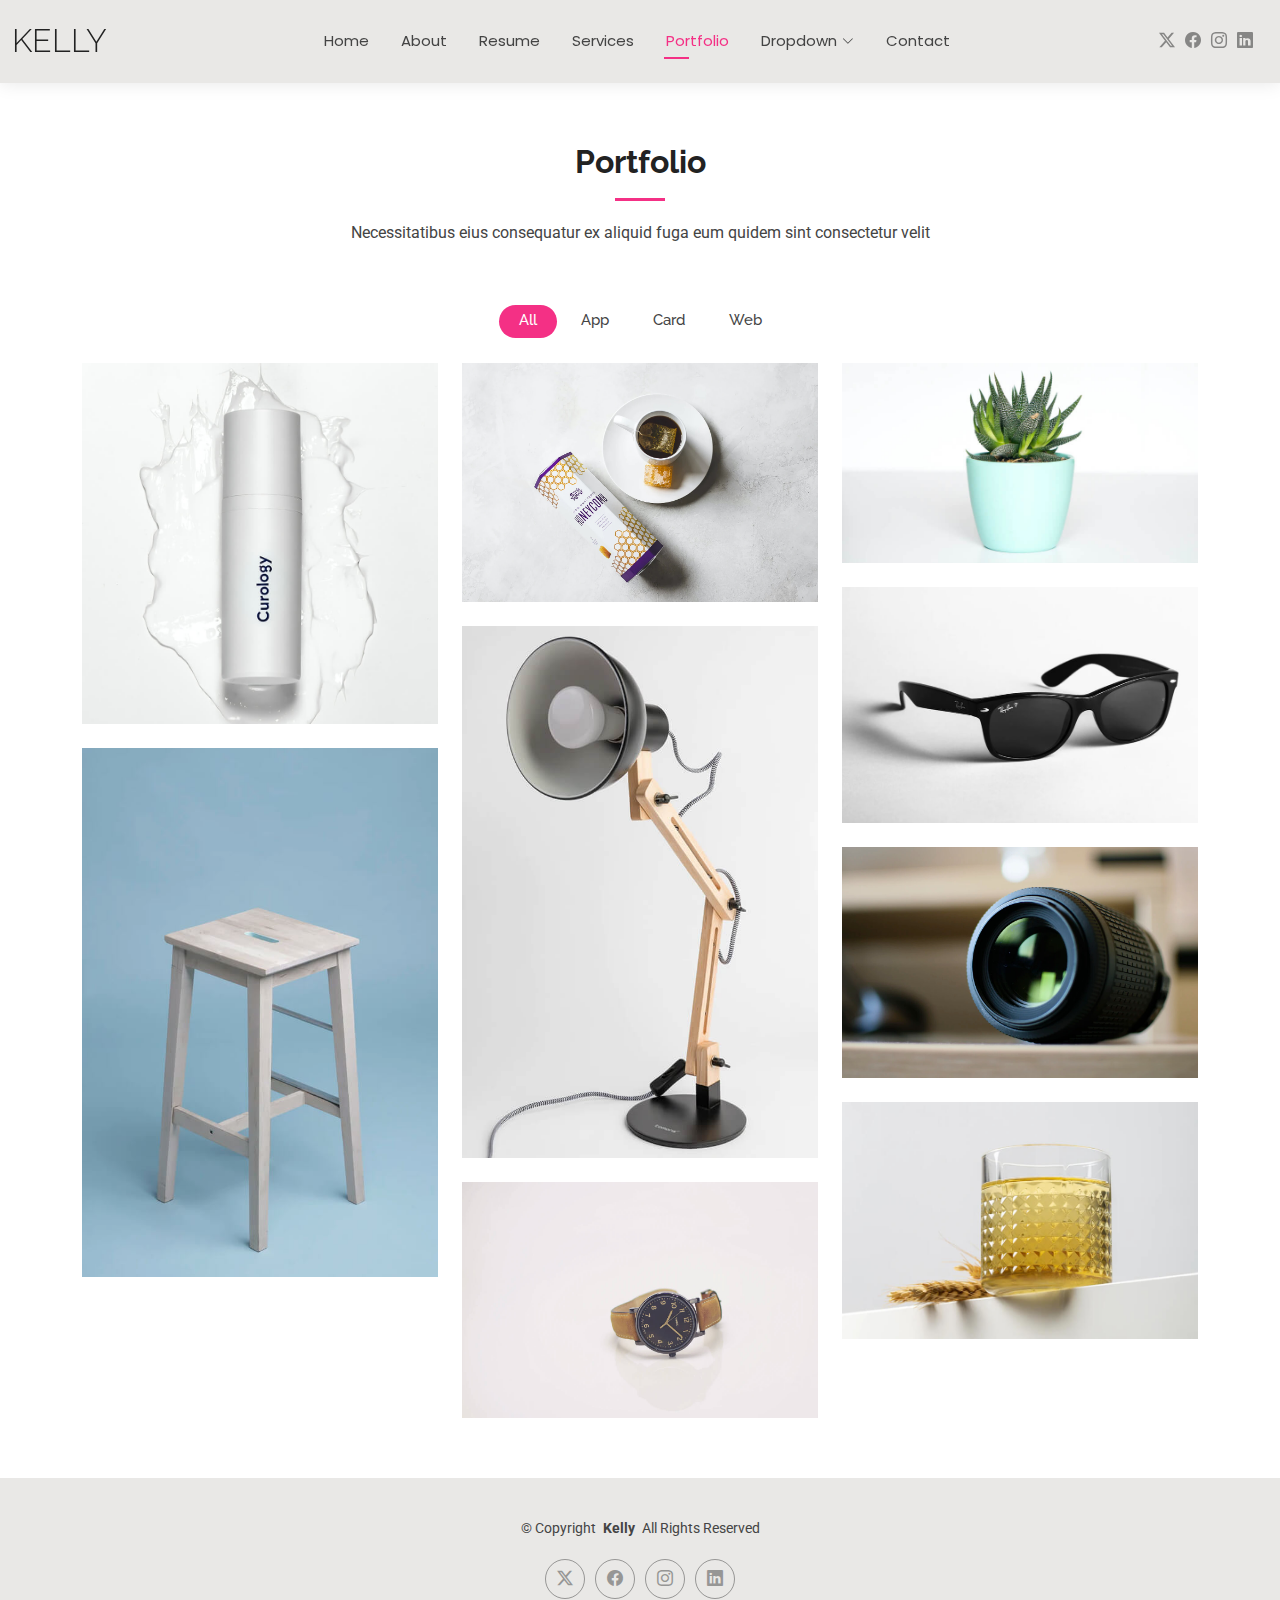
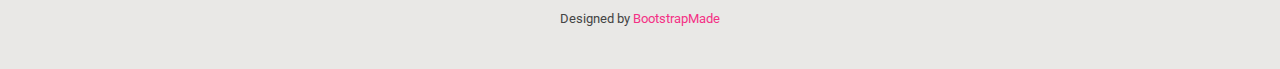
<file: portfolio.html>
<!DOCTYPE html>
<html lang="en">

<head>
  <meta charset="utf-8">
  <meta content="width=device-width, initial-scale=1.0" name="viewport">
  <title>Portfolio - Kelly Bootstrap Template</title>
  <meta name="description" content="">
  <meta name="keywords" content="">

  <!-- Favicons -->
  <link href="assets/img/favicon.png" rel="icon">
  <link href="assets/img/apple-touch-icon.png" rel="apple-touch-icon">

  <!-- Fonts -->
  <link href="https://fonts.googleapis.com" rel="preconnect">
  <link href="https://fonts.gstatic.com" rel="preconnect" crossorigin>
  <link href="https://fonts.googleapis.com/css2?family=Roboto:ital,wght@0,100;0,300;0,400;0,500;0,700;0,900;1,100;1,300;1,400;1,500;1,700;1,900&family=Poppins:ital,wght@0,100;0,200;0,300;0,400;0,500;0,600;0,700;0,800;0,900;1,100;1,200;1,300;1,400;1,500;1,600;1,700;1,800;1,900&family=Raleway:ital,wght@0,100;0,200;0,300;0,400;0,500;0,600;0,700;0,800;0,900;1,100;1,200;1,300;1,400;1,500;1,600;1,700;1,800;1,900&display=swap" rel="stylesheet">

  <!-- Vendor CSS Files -->
  <link href="assets/vendor/bootstrap/css/bootstrap.min.css" rel="stylesheet">
  <link href="assets/vendor/bootstrap-icons/bootstrap-icons.css" rel="stylesheet">
  <link href="assets/vendor/aos/aos.css" rel="stylesheet">
  <link href="assets/vendor/swiper/swiper-bundle.min.css" rel="stylesheet">
  <link href="assets/vendor/glightbox/css/glightbox.min.css" rel="stylesheet">

  <!-- Main CSS File -->
  <link href="assets/css/main.css" rel="stylesheet">

  <!-- =======================================================
  * Template Name: Kelly
  * Template URL: https://bootstrapmade.com/kelly-free-bootstrap-cv-resume-html-template/
  * Updated: Aug 07 2024 with Bootstrap v5.3.3
  * Author: BootstrapMade.com
  * License: https://bootstrapmade.com/license/
  ======================================================== -->
</head>

<body class="portfolio-page">

  <header id="header" class="header d-flex align-items-center light-background sticky-top">
    <div class="container-fluid position-relative d-flex align-items-center justify-content-between">

      <a href="index.html" class="logo d-flex align-items-center me-auto me-xl-0">
        <!-- Uncomment the line below if you also wish to use an image logo -->
        <!-- <img src="assets/img/logo.png" alt=""> -->
        <h1 class="sitename">Kelly</h1>
      </a>

      <nav id="navmenu" class="navmenu">
        <ul>
          <li><a href="index.html">Home</a></li>
          <li><a href="about.html">About</a></li>
          <li><a href="resume.html">Resume</a></li>
          <li><a href="services.html">Services</a></li>
          <li><a href="portfolio.html" class="active">Portfolio</a></li>
          <li class="dropdown"><a href="#"><span>Dropdown</span> <i class="bi bi-chevron-down toggle-dropdown"></i></a>
            <ul>
              <li><a href="#">Dropdown 1</a></li>
              <li class="dropdown"><a href="#"><span>Deep Dropdown</span> <i class="bi bi-chevron-down toggle-dropdown"></i></a>
                <ul>
                  <li><a href="#">Deep Dropdown 1</a></li>
                  <li><a href="#">Deep Dropdown 2</a></li>
                  <li><a href="#">Deep Dropdown 3</a></li>
                  <li><a href="#">Deep Dropdown 4</a></li>
                  <li><a href="#">Deep Dropdown 5</a></li>
                </ul>
              </li>
              <li><a href="#">Dropdown 2</a></li>
              <li><a href="#">Dropdown 3</a></li>
              <li><a href="#">Dropdown 4</a></li>
            </ul>
          </li>
          <li><a href="contact.html">Contact</a></li>
        </ul>
        <i class="mobile-nav-toggle d-xl-none bi bi-list"></i>
      </nav>

      <div class="header-social-links">
        <a href="#" class="twitter"><i class="bi bi-twitter-x"></i></a>
        <a href="#" class="facebook"><i class="bi bi-facebook"></i></a>
        <a href="#" class="instagram"><i class="bi bi-instagram"></i></a>
        <a href="#" class="linkedin"><i class="bi bi-linkedin"></i></a>
      </div>

    </div>
  </header>

  <main class="main">

    <!-- Portfolio Section -->
    <section id="portfolio" class="portfolio section">

      <!-- Section Title -->
      <div class="container section-title" data-aos="fade-up">
        <h2>Portfolio</h2>
        <p>Necessitatibus eius consequatur ex aliquid fuga eum quidem sint consectetur velit</p>
      </div><!-- End Section Title -->

      <div class="container">

        <div class="isotope-layout" data-default-filter="*" data-layout="masonry" data-sort="original-order">

          <ul class="portfolio-filters isotope-filters" data-aos="fade-up" data-aos-delay="100">
            <li data-filter="*" class="filter-active">All</li>
            <li data-filter=".filter-app">App</li>
            <li data-filter=".filter-product">Card</li>
            <li data-filter=".filter-branding">Web</li>
          </ul><!-- End Portfolio Filters -->

          <div class="row gy-4 isotope-container" data-aos="fade-up" data-aos-delay="200">

            <div class="col-lg-4 col-md-6 portfolio-item isotope-item filter-app">
              <img src="assets/img/masonry-portfolio/masonry-portfolio-1.jpg" class="img-fluid" alt="">
              <div class="portfolio-info">
                <h4>App 1</h4>
                <p>Lorem ipsum, dolor sit</p>
                <a href="assets/img/masonry-portfolio/masonry-portfolio-1.jpg" title="App 1" data-gallery="portfolio-gallery-app" class="glightbox preview-link"><i class="bi bi-zoom-in"></i></a>
                <a href="portfolio-details.html" title="More Details" class="details-link"><i class="bi bi-link-45deg"></i></a>
              </div>
            </div><!-- End Portfolio Item -->

            <div class="col-lg-4 col-md-6 portfolio-item isotope-item filter-product">
              <img src="assets/img/masonry-portfolio/masonry-portfolio-2.jpg" class="img-fluid" alt="">
              <div class="portfolio-info">
                <h4>Product 1</h4>
                <p>Lorem ipsum, dolor sit</p>
                <a href="assets/img/masonry-portfolio/masonry-portfolio-2.jpg" title="Product 1" data-gallery="portfolio-gallery-product" class="glightbox preview-link"><i class="bi bi-zoom-in"></i></a>
                <a href="portfolio-details.html" title="More Details" class="details-link"><i class="bi bi-link-45deg"></i></a>
              </div>
            </div><!-- End Portfolio Item -->

            <div class="col-lg-4 col-md-6 portfolio-item isotope-item filter-branding">
              <img src="assets/img/masonry-portfolio/masonry-portfolio-3.jpg" class="img-fluid" alt="">
              <div class="portfolio-info">
                <h4>Branding 1</h4>
                <p>Lorem ipsum, dolor sit</p>
                <a href="assets/img/masonry-portfolio/masonry-portfolio-3.jpg" title="Branding 1" data-gallery="portfolio-gallery-branding" class="glightbox preview-link"><i class="bi bi-zoom-in"></i></a>
                <a href="portfolio-details.html" title="More Details" class="details-link"><i class="bi bi-link-45deg"></i></a>
              </div>
            </div><!-- End Portfolio Item -->

            <div class="col-lg-4 col-md-6 portfolio-item isotope-item filter-app">
              <img src="assets/img/masonry-portfolio/masonry-portfolio-4.jpg" class="img-fluid" alt="">
              <div class="portfolio-info">
                <h4>App 2</h4>
                <p>Lorem ipsum, dolor sit</p>
                <a href="assets/img/masonry-portfolio/masonry-portfolio-4.jpg" title="App 2" data-gallery="portfolio-gallery-app" class="glightbox preview-link"><i class="bi bi-zoom-in"></i></a>
                <a href="portfolio-details.html" title="More Details" class="details-link"><i class="bi bi-link-45deg"></i></a>
              </div>
            </div><!-- End Portfolio Item -->

            <div class="col-lg-4 col-md-6 portfolio-item isotope-item filter-product">
              <img src="assets/img/masonry-portfolio/masonry-portfolio-5.jpg" class="img-fluid" alt="">
              <div class="portfolio-info">
                <h4>Product 2</h4>
                <p>Lorem ipsum, dolor sit</p>
                <a href="assets/img/masonry-portfolio/masonry-portfolio-5.jpg" title="Product 2" data-gallery="portfolio-gallery-product" class="glightbox preview-link"><i class="bi bi-zoom-in"></i></a>
                <a href="portfolio-details.html" title="More Details" class="details-link"><i class="bi bi-link-45deg"></i></a>
              </div>
            </div><!-- End Portfolio Item -->

            <div class="col-lg-4 col-md-6 portfolio-item isotope-item filter-branding">
              <img src="assets/img/masonry-portfolio/masonry-portfolio-6.jpg" class="img-fluid" alt="">
              <div class="portfolio-info">
                <h4>Branding 2</h4>
                <p>Lorem ipsum, dolor sit</p>
                <a href="assets/img/masonry-portfolio/masonry-portfolio-6.jpg" title="Branding 2" data-gallery="portfolio-gallery-branding" class="glightbox preview-link"><i class="bi bi-zoom-in"></i></a>
                <a href="portfolio-details.html" title="More Details" class="details-link"><i class="bi bi-link-45deg"></i></a>
              </div>
            </div><!-- End Portfolio Item -->

            <div class="col-lg-4 col-md-6 portfolio-item isotope-item filter-app">
              <img src="assets/img/masonry-portfolio/masonry-portfolio-7.jpg" class="img-fluid" alt="">
              <div class="portfolio-info">
                <h4>App 3</h4>
                <p>Lorem ipsum, dolor sit</p>
                <a href="assets/img/masonry-portfolio/masonry-portfolio-7.jpg" title="App 3" data-gallery="portfolio-gallery-app" class="glightbox preview-link"><i class="bi bi-zoom-in"></i></a>
                <a href="portfolio-details.html" title="More Details" class="details-link"><i class="bi bi-link-45deg"></i></a>
              </div>
            </div><!-- End Portfolio Item -->

            <div class="col-lg-4 col-md-6 portfolio-item isotope-item filter-product">
              <img src="assets/img/masonry-portfolio/masonry-portfolio-8.jpg" class="img-fluid" alt="">
              <div class="portfolio-info">
                <h4>Product 3</h4>
                <p>Lorem ipsum, dolor sit</p>
                <a href="assets/img/masonry-portfolio/masonry-portfolio-8.jpg" title="Product 3" data-gallery="portfolio-gallery-product" class="glightbox preview-link"><i class="bi bi-zoom-in"></i></a>
                <a href="portfolio-details.html" title="More Details" class="details-link"><i class="bi bi-link-45deg"></i></a>
              </div>
            </div><!-- End Portfolio Item -->

            <div class="col-lg-4 col-md-6 portfolio-item isotope-item filter-branding">
              <img src="assets/img/masonry-portfolio/masonry-portfolio-9.jpg" class="img-fluid" alt="">
              <div class="portfolio-info">
                <h4>Branding 3</h4>
                <p>Lorem ipsum, dolor sit</p>
                <a href="assets/img/masonry-portfolio/masonry-portfolio-9.jpg" title="Branding 2" data-gallery="portfolio-gallery-branding" class="glightbox preview-link"><i class="bi bi-zoom-in"></i></a>
                <a href="portfolio-details.html" title="More Details" class="details-link"><i class="bi bi-link-45deg"></i></a>
              </div>
            </div><!-- End Portfolio Item -->

          </div><!-- End Portfolio Container -->

        </div>

      </div>

    </section><!-- /Portfolio Section -->

  </main>

  <footer id="footer" class="footer light-background">

    <div class="container">
      <div class="copyright text-center ">
        <p>© <span>Copyright</span> <strong class="px-1 sitename">Kelly</strong> <span>All Rights Reserved<br></span></p>
      </div>
      <div class="social-links d-flex justify-content-center">
        <a href=""><i class="bi bi-twitter-x"></i></a>
        <a href=""><i class="bi bi-facebook"></i></a>
        <a href=""><i class="bi bi-instagram"></i></a>
        <a href=""><i class="bi bi-linkedin"></i></a>
      </div>
      <div class="credits">
        <!-- All the links in the footer should remain intact. -->
        <!-- You can delete the links only if you've purchased the pro version. -->
        <!-- Licensing information: https://bootstrapmade.com/license/ -->
        <!-- Purchase the pro version with working PHP/AJAX contact form: [buy-url] -->
        Designed by <a href="https://bootstrapmade.com/">BootstrapMade</a>
      </div>
    </div>

  </footer>

  <!-- Scroll Top -->
  <a href="#" id="scroll-top" class="scroll-top d-flex align-items-center justify-content-center"><i class="bi bi-arrow-up-short"></i></a>

  <!-- Preloader -->
  <div id="preloader"></div>

  <!-- Vendor JS Files -->
  <script src="assets/vendor/bootstrap/js/bootstrap.bundle.min.js"></script>
  <script src="assets/vendor/php-email-form/validate.js"></script>
  <script src="assets/vendor/aos/aos.js"></script>
  <script src="assets/vendor/waypoints/noframework.waypoints.js"></script>
  <script src="assets/vendor/purecounter/purecounter_vanilla.js"></script>
  <script src="assets/vendor/swiper/swiper-bundle.min.js"></script>
  <script src="assets/vendor/glightbox/js/glightbox.min.js"></script>
  <script src="assets/vendor/imagesloaded/imagesloaded.pkgd.min.js"></script>
  <script src="assets/vendor/isotope-layout/isotope.pkgd.min.js"></script>

  <!-- Main JS File -->
  <script src="assets/js/main.js"></script>

</body>

</html>
</file>
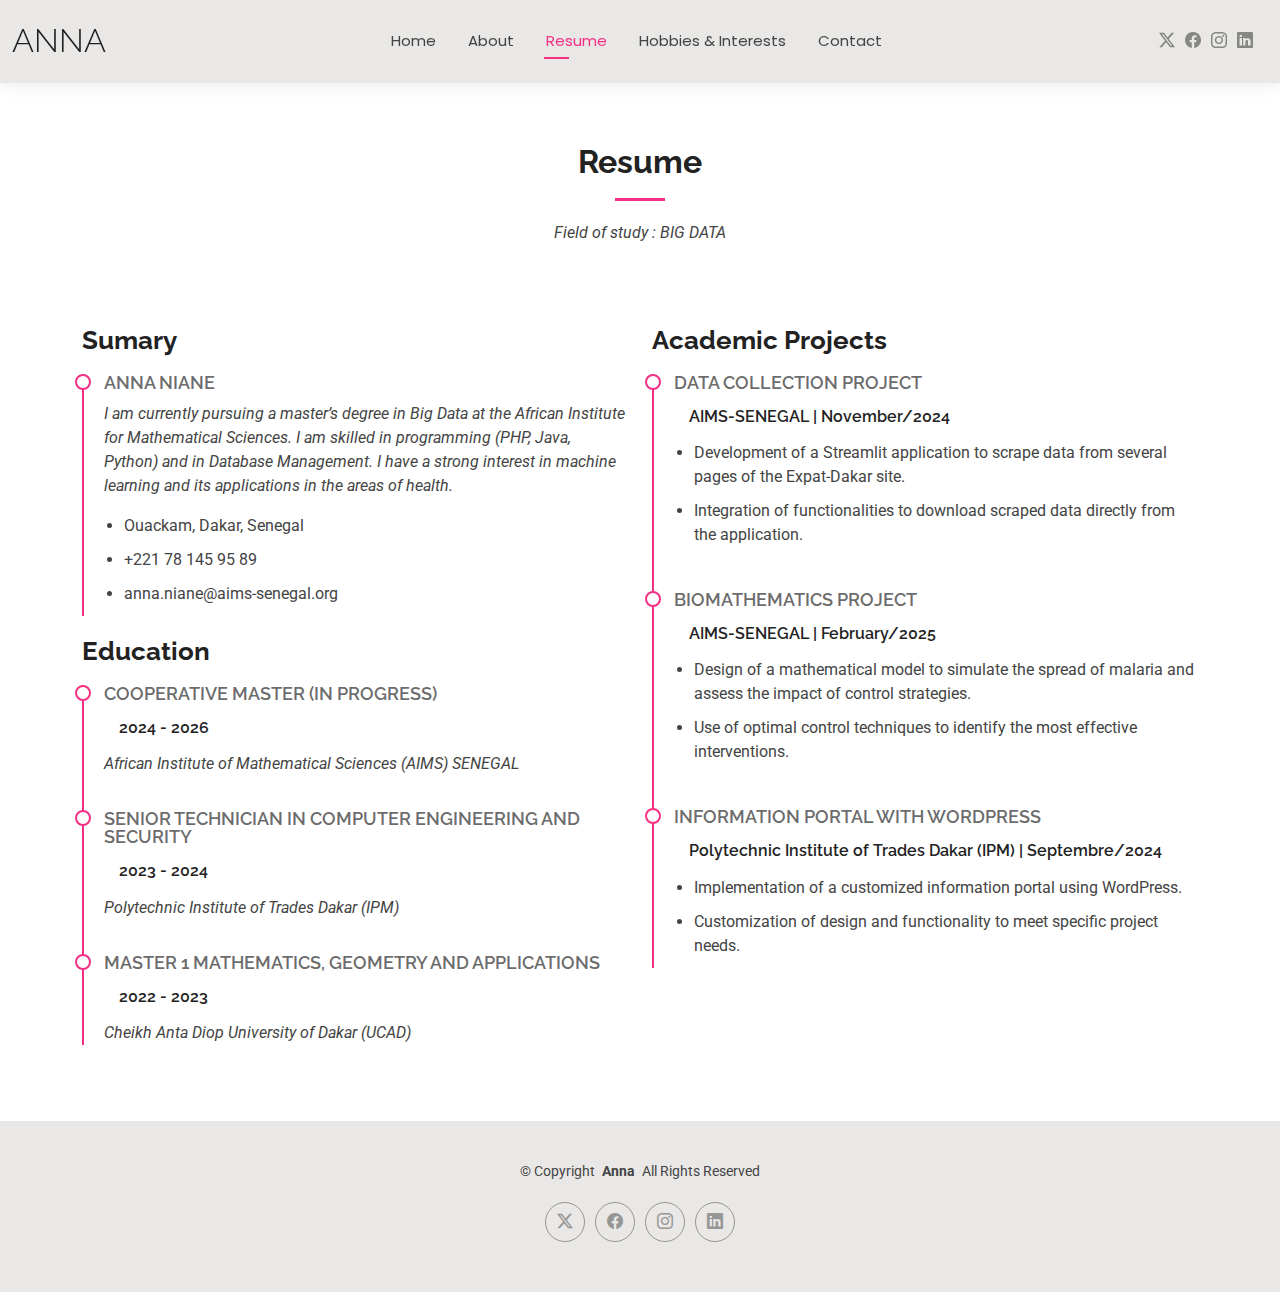
<file: resume.html>
<!DOCTYPE html>
<html lang="en">

<head>
  <meta charset="utf-8">
  <meta content="width=device-width, initial-scale=1.0" name="viewport">
  <title>Resume - Anna Bootstrap Template</title>
  <meta name="description" content="">
  <meta name="keywords" content="">

  <!-- Favicons -->
  <link href="assets/img/favicon.png" rel="icon">
  <link href="assets/img/apple-touch-icon.png" rel="apple-touch-icon">

  <!-- Fonts -->
  <link href="https://fonts.googleapis.com" rel="preconnect">
  <link href="https://fonts.gstatic.com" rel="preconnect" crossorigin>
  <link href="https://fonts.googleapis.com/css2?family=Roboto:ital,wght@0,100;0,300;0,400;0,500;0,700;0,900;1,100;1,300;1,400;1,500;1,700;1,900&family=Poppins:ital,wght@0,100;0,200;0,300;0,400;0,500;0,600;0,700;0,800;0,900;1,100;1,200;1,300;1,400;1,500;1,600;1,700;1,800;1,900&family=Raleway:ital,wght@0,100;0,200;0,300;0,400;0,500;0,600;0,700;0,800;0,900;1,100;1,200;1,300;1,400;1,500;1,600;1,700;1,800;1,900&display=swap" rel="stylesheet">

  <!-- Vendor CSS Files -->
  <link href="assets/vendor/bootstrap/css/bootstrap.min.css" rel="stylesheet">
  <link href="assets/vendor/bootstrap-icons/bootstrap-icons.css" rel="stylesheet">
  <link href="assets/vendor/aos/aos.css" rel="stylesheet">
  <link href="assets/vendor/swiper/swiper-bundle.min.css" rel="stylesheet">
  <link href="assets/vendor/glightbox/css/glightbox.min.css" rel="stylesheet">

  <!-- Main CSS File -->
  <link href="assets/css/main.css" rel="stylesheet">

  <!-- =======================================================
  * Template Name: Anna
  * Template URL: https://bootstrapmade.com/Anna-free-bootstrap-cv-resume-html-template/
  * Updated: Aug 07 2024 with Bootstrap v5.3.3
  * Author: BootstrapMade.com
  * License: https://bootstrapmade.com/license/
  ======================================================== -->
</head>

<body class="resume-page">

  <header id="header" class="header d-flex align-items-center light-background sticky-top">
    <div class="container-fluid position-relative d-flex align-items-center justify-content-between">

      <a href="index.html" class="logo d-flex align-items-center me-auto me-xl-0">
        <!-- Uncomment the line below if you also wish to use an image logo -->
        <!-- <img src="assets/img/logo.png" alt=""> -->
        <h1 class="sitename">Anna</h1>
      </a>

      <nav id="navmenu" class="navmenu">
        <ul>
          <li><a href="index.html">Home</a></li>
          <li><a href="about.html">About</a></li>
          <li><a href="resume.html" class="active">Resume</a></li>
          <li><a href="Hobbies & Interests.html">Hobbies & Interests</a></li>
          <li><a href="contact.html">Contact</a></li>
        </ul>
        <i class="mobile-nav-toggle d-xl-none bi bi-list"></i>
      </nav>

      <div class="header-social-links">
        <a href="#" class="twitter"><i class="bi bi-twitter-x"></i></a>
        <a href="#" class="facebook"><i class="bi bi-facebook"></i></a>
        <a href="#" class="instagram"><i class="bi bi-instagram"></i></a>
        <a href="#" class="linkedin"><i class="bi bi-linkedin"></i></a>
      </div>

    </div>
  </header>

  <main class="main">

    <!-- Resume Section -->
    <section id="resume" class="resume section">

      <!-- Section Title -->
      <div class="container section-title" data-aos="fade-up">
        <h2>Resume</h2>
        <p><em>Field of study : BIG DATA</em></p>

        
      </div><!-- End Section Title -->

      <div class="container">

        <div class="row">

          <div class="col-lg-6" data-aos="fade-up" data-aos-delay="100">
            <h3 class="resume-title">Sumary</h3>

            <div class="resume-item pb-0">
              <h4>ANNA NIANE</h4>
              <p><em>I am currently pursuing a master’s degree in Big Data at the African Institute for Mathematical Sciences. I am  skilled in programming (PHP, Java, Python)  and in Database Management. I have a strong interest in machine learning and its applications in the areas of health.</em></p>
              <ul>
                <li>Ouackam, Dakar, Senegal</li>
                <li>+221 78 145 95 89</li>
                <li>anna.niane@aims-senegal.org</li>
              </ul>
            </div><!-- Edn Resume Item -->

            <h3 class="resume-title">Education</h3>
            <div class="resume-item">
              <h4>Cooperative Master (In progress)</h4>
              <h5>2024 - 2026</h5>
              <p><em>African Institute of Mathematical Sciences (AIMS) SENEGAL </em></p>
            </div><!-- Edn Resume Item -->

            <div class="resume-item">
              <h4>Senior Technician in Computer Engineering and Security</h4>
              <h5>2023 - 2024</h5>
              <p><em>Polytechnic Institute of Trades Dakar (IPM) </em></p>
            </div><!-- Edn Resume Item -->
            <div class="resume-item">
              <h4>Master 1 Mathematics, Geometry and applications   </h4>
              <h5> 2022 - 2023</h5>
              <p><em>Cheikh Anta Diop University of Dakar (UCAD) </em></p>
            </div><!-- Edn Resume Item -->

          </div>

          <div class="col-lg-6" data-aos="fade-up" data-aos-delay="200">
            <h3 class="resume-title">Academic Projects</h3>
            <div class="resume-item">
              <h4>Data Collection project</h4>
              <h5> AIMS-SENEGAL | November/2024</h5>
              <ul>
                <li>Development of a Streamlit application to scrape data from several pages of the Expat-Dakar site.                                                                                      </li>
                <li>Integration of functionalities to download scraped data directly from the application. </li>
              </ul>
            </div><!-- Edn Resume Item -->

            <div class="resume-item">
              <h4>Biomathematics project</h4>
              <h5>AIMS-SENEGAL | February/2025</h5>
              <ul>
                <li>Design of a mathematical model to simulate the spread of malaria and assess the impact of control strategies.</li>
                <li>Use of optimal control techniques to identify the most effective interventions.</li>

              </ul>
            </div><!-- Edn Resume Item -->
            <div class="resume-item">
              <h4>Information portal with WordPress</h4>
              <h5> Polytechnic Institute of Trades Dakar (IPM) | Septembre/2024</h5>
              <ul>
                <li>Implementation of a customized information portal using WordPress.                                                                                                                                                                                 </li>
                <li>Customization of design and functionality to meet specific project needs. </li>
              </ul>
            </div><!-- Edn Resume Item -->

          </div>

        </div>

      </div>

    </section><!-- /Resume Section -->

  </main>

  <footer id="footer" class="footer light-background">

    <div class="container">
      <div class="copyright text-center ">
        <p>© <span>Copyright</span> <strong class="px-1 sitename">Anna</strong> <span>All Rights Reserved<br></span></p>
      </div>
      <div class="social-links d-flex justify-content-center">
        <a href=""><i class="bi bi-twitter-x"></i></a>
        <a href=""><i class="bi bi-facebook"></i></a>
        <a href=""><i class="bi bi-instagram"></i></a>
        <a href=""><i class="bi bi-linkedin"></i></a>
      </div>
      <div class="credits">
        <!-- All the links in the footer should remain intact. -->
        <!-- You can delete the links only if you've purchased the pro version. -->
        <!-- Licensing information: https://bootstrapmade.com/license/ -->
        <!-- Purchase the pro version with working PHP/AJAX contact form: [buy-url] -->
      </div>
    </div>

  </footer>

  <!-- Scroll Top -->
  <a href="#" id="scroll-top" class="scroll-top d-flex align-items-center justify-content-center"><i class="bi bi-arrow-up-short"></i></a>

  <!-- Preloader -->
  <div id="preloader"></div>

  <!-- Vendor JS Files -->
  <script src="assets/vendor/bootstrap/js/bootstrap.bundle.min.js"></script>
  <script src="assets/vendor/php-email-form/validate.js"></script>
  <script src="assets/vendor/aos/aos.js"></script>
  <script src="assets/vendor/waypoints/noframework.waypoints.js"></script>
  <script src="assets/vendor/purecounter/purecounter_vanilla.js"></script>
  <script src="assets/vendor/swiper/swiper-bundle.min.js"></script>
  <script src="assets/vendor/glightbox/js/glightbox.min.js"></script>
  <script src="assets/vendor/imagesloaded/imagesloaded.pkgd.min.js"></script>
  <script src="assets/vendor/isotope-layout/isotope.pkgd.min.js"></script>

  <!-- Main JS File -->
  <script src="assets/js/main.js"></script>

</body>

</html>
</file>
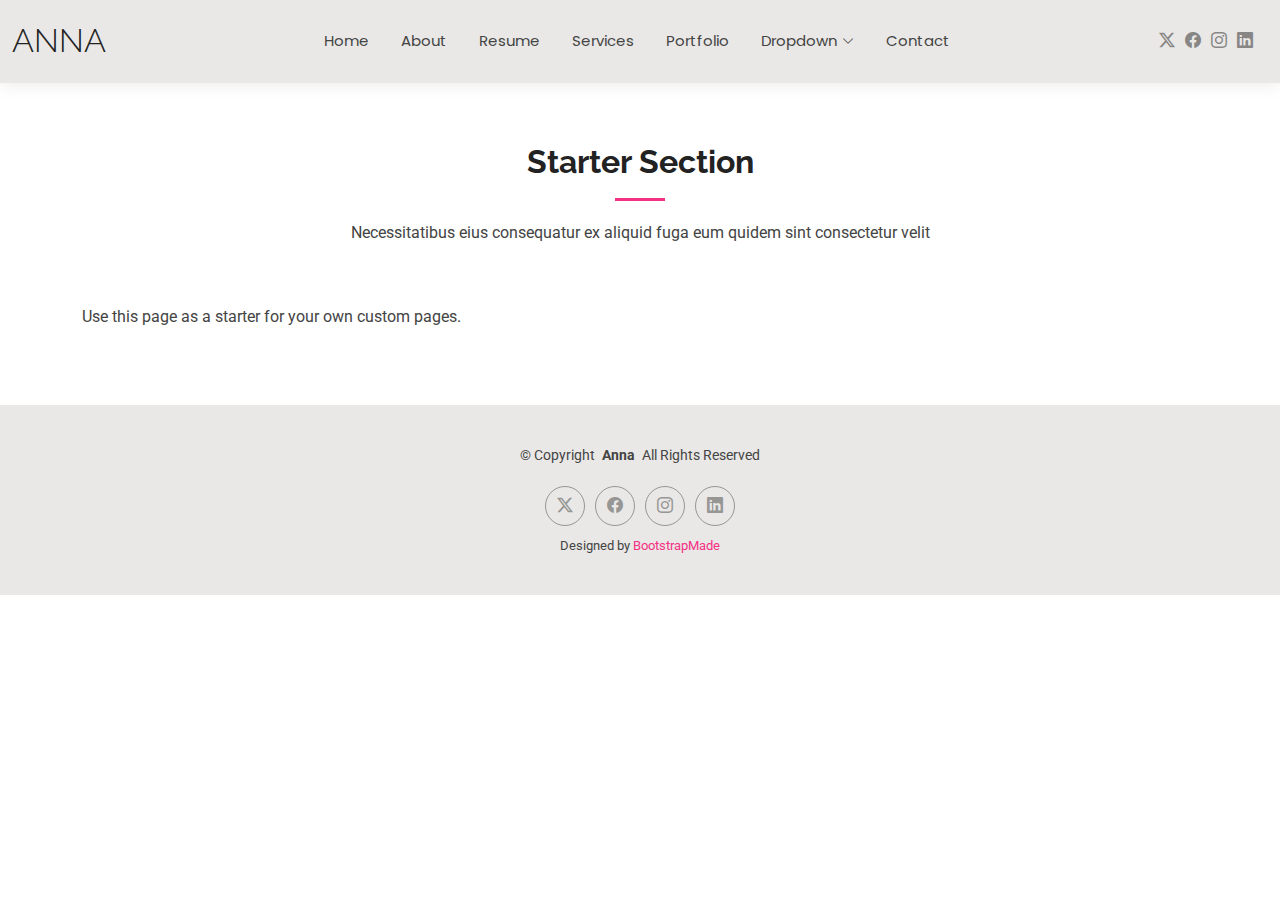
<file: starter-page.html>
<!DOCTYPE html>
<html lang="en">

<head>
  <meta charset="utf-8">
  <meta content="width=device-width, initial-scale=1.0" name="viewport">
  <title>Starter Page - Anna Bootstrap Template</title>
  <meta name="description" content="">
  <meta name="keywords" content="">

  <!-- Favicons -->
  <link href="assets/img/favicon.png" rel="icon">
  <link href="assets/img/apple-touch-icon.png" rel="apple-touch-icon">

  <!-- Fonts -->
  <link href="https://fonts.googleapis.com" rel="preconnect">
  <link href="https://fonts.gstatic.com" rel="preconnect" crossorigin>
  <link href="https://fonts.googleapis.com/css2?family=Roboto:ital,wght@0,100;0,300;0,400;0,500;0,700;0,900;1,100;1,300;1,400;1,500;1,700;1,900&family=Poppins:ital,wght@0,100;0,200;0,300;0,400;0,500;0,600;0,700;0,800;0,900;1,100;1,200;1,300;1,400;1,500;1,600;1,700;1,800;1,900&family=Raleway:ital,wght@0,100;0,200;0,300;0,400;0,500;0,600;0,700;0,800;0,900;1,100;1,200;1,300;1,400;1,500;1,600;1,700;1,800;1,900&display=swap" rel="stylesheet">

  <!-- Vendor CSS Files -->
  <link href="assets/vendor/bootstrap/css/bootstrap.min.css" rel="stylesheet">
  <link href="assets/vendor/bootstrap-icons/bootstrap-icons.css" rel="stylesheet">
  <link href="assets/vendor/aos/aos.css" rel="stylesheet">
  <link href="assets/vendor/swiper/swiper-bundle.min.css" rel="stylesheet">
  <link href="assets/vendor/glightbox/css/glightbox.min.css" rel="stylesheet">

  <!-- Main CSS File -->
  <link href="assets/css/main.css" rel="stylesheet">

  <!-- =======================================================
  * Template Name: Anna
  * Template URL: https://bootstrapmade.com/Anna-free-bootstrap-cv-resume-html-template/
  * Updated: Aug 07 2024 with Bootstrap v5.3.3
  * Author: BootstrapMade.com
  * License: https://bootstrapmade.com/license/
  ======================================================== -->
</head>

<body class="starter-page-page">

  <header id="header" class="header d-flex align-items-center light-background sticky-top">
    <div class="container-fluid position-relative d-flex align-items-center justify-content-between">

      <a href="index.html" class="logo d-flex align-items-center me-auto me-xl-0">
        <!-- Uncomment the line below if you also wish to use an image logo -->
        <!-- <img src="assets/img/logo.png" alt=""> -->
        <h1 class="sitename">Anna</h1>
      </a>

      <nav id="navmenu" class="navmenu">
        <ul>
          <li><a href="index.html">Home</a></li>
          <li><a href="about.html">About</a></li>
          <li><a href="resume.html">Resume</a></li>
          <li><a href="services.html">Services</a></li>
          <li><a href="portfolio.html">Portfolio</a></li>
          <li class="dropdown"><a href="#"><span>Dropdown</span> <i class="bi bi-chevron-down toggle-dropdown"></i></a>
            <ul>
              <li><a href="#">Dropdown 1</a></li>
              <li class="dropdown"><a href="#"><span>Deep Dropdown</span> <i class="bi bi-chevron-down toggle-dropdown"></i></a>
                <ul>
                  <li><a href="#">Deep Dropdown 1</a></li>
                  <li><a href="#">Deep Dropdown 2</a></li>
                  <li><a href="#">Deep Dropdown 3</a></li>
                  <li><a href="#">Deep Dropdown 4</a></li>
                  <li><a href="#">Deep Dropdown 5</a></li>
                </ul>
              </li>
              <li><a href="#">Dropdown 2</a></li>
              <li><a href="#">Dropdown 3</a></li>
              <li><a href="#">Dropdown 4</a></li>
            </ul>
          </li>
          <li><a href="contact.html">Contact</a></li>
        </ul>
        <i class="mobile-nav-toggle d-xl-none bi bi-list"></i>
      </nav>

      <div class="header-social-links">
        <a href="#" class="twitter"><i class="bi bi-twitter-x"></i></a>
        <a href="#" class="facebook"><i class="bi bi-facebook"></i></a>
        <a href="#" class="instagram"><i class="bi bi-instagram"></i></a>
        <a href="#" class="linkedin"><i class="bi bi-linkedin"></i></a>
      </div>

    </div>
  </header>

  <main class="main">

    <!-- Starter Section Section -->
    <section id="starter-section" class="starter-section section">

      <!-- Section Title -->
      <div class="container section-title" data-aos="fade-up">
        <h2>Starter Section</h2>
        <p>Necessitatibus eius consequatur ex aliquid fuga eum quidem sint consectetur velit</p>
      </div><!-- End Section Title -->

      <div class="container" data-aos="fade-up">
        <p>Use this page as a starter for your own custom pages.</p>
      </div>

    </section><!-- /Starter Section Section -->

  </main>

  <footer id="footer" class="footer light-background">

    <div class="container">
      <div class="copyright text-center ">
        <p>© <span>Copyright</span> <strong class="px-1 sitename">Anna</strong> <span>All Rights Reserved<br></span></p>
      </div>
      <div class="social-links d-flex justify-content-center">
        <a href=""><i class="bi bi-twitter-x"></i></a>
        <a href=""><i class="bi bi-facebook"></i></a>
        <a href=""><i class="bi bi-instagram"></i></a>
        <a href=""><i class="bi bi-linkedin"></i></a>
      </div>
      <div class="credits">
        <!-- All the links in the footer should remain intact. -->
        <!-- You can delete the links only if you've purchased the pro version. -->
        <!-- Licensing information: https://bootstrapmade.com/license/ -->
        <!-- Purchase the pro version with working PHP/AJAX contact form: [buy-url] -->
        Designed by <a href="https://bootstrapmade.com/">BootstrapMade</a>
      </div>
    </div>

  </footer>

  <!-- Scroll Top -->
  <a href="#" id="scroll-top" class="scroll-top d-flex align-items-center justify-content-center"><i class="bi bi-arrow-up-short"></i></a>

  <!-- Preloader -->
  <div id="preloader"></div>

  <!-- Vendor JS Files -->
  <script src="assets/vendor/bootstrap/js/bootstrap.bundle.min.js"></script>
  <script src="assets/vendor/php-email-form/validate.js"></script>
  <script src="assets/vendor/aos/aos.js"></script>
  <script src="assets/vendor/waypoints/noframework.waypoints.js"></script>
  <script src="assets/vendor/purecounter/purecounter_vanilla.js"></script>
  <script src="assets/vendor/swiper/swiper-bundle.min.js"></script>
  <script src="assets/vendor/glightbox/js/glightbox.min.js"></script>
  <script src="assets/vendor/imagesloaded/imagesloaded.pkgd.min.js"></script>
  <script src="assets/vendor/isotope-layout/isotope.pkgd.min.js"></script>

  <!-- Main JS File -->
  <script src="assets/js/main.js"></script>

</body>

</html>
</file>
<file: assets/css/main.css>
/**
* Template Name: Kelly
* Template URL: https://bootstrapmade.com/kelly-free-bootstrap-cv-resume-html-template/
* Updated: Aug 07 2024 with Bootstrap v5.3.3
* Author: BootstrapMade.com
* License: https://bootstrapmade.com/license/
*/

/*--------------------------------------------------------------
# Font & Color Variables
# Help: https://bootstrapmade.com/color-system/
--------------------------------------------------------------*/
/* Fonts */
:root {
  --default-font: "Roboto",  system-ui, -apple-system, "Segoe UI", Roboto, "Helvetica Neue", Arial, "Noto Sans", "Liberation Sans", sans-serif, "Apple Color Emoji", "Segoe UI Emoji", "Segoe UI Symbol", "Noto Color Emoji";
  --heading-font: "Raleway",  sans-serif;
  --nav-font: "Poppins",  sans-serif;
}

/* Global Colors - The following color variables are used throughout the website. Updating them here will change the color scheme of the entire website */
:root { 
  --background-color: #ffffff; /* Background color for the entire website, including individual sections */
  --default-color: #444444; /* Default color used for the majority of the text content across the entire website */
  --heading-color: #222222; /* Color for headings, subheadings and title throughout the website */
  --accent-color: #f43085; /* Accent color that represents your brand on the website. It's used for buttons, links, and other elements that need to stand out */
  --surface-color: #ffffff; /* The surface color is used as a background of boxed elements within sections, such as cards, icon boxes, or other elements that require a visual separation from the global background. */
  --contrast-color: #ffffff; /* Contrast color for text, ensuring readability against backgrounds of accent, heading, or default colors. */
}

/* Nav Menu Colors - The following color variables are used specifically for the navigation menu. They are separate from the global colors to allow for more customization options */
:root {
  --nav-color: #444444;  /* The default color of the main navmenu links */
  --nav-hover-color: #f43085; /* Applied to main navmenu links when they are hovered over or active */
  --nav-mobile-background-color: #ffffff; /* Used as the background color for mobile navigation menu */
  --nav-dropdown-background-color: #ffffff; /* Used as the background color for dropdown items that appear when hovering over primary navigation items */
  --nav-dropdown-color: #444444; /* Used for navigation links of the dropdown items in the navigation menu. */
  --nav-dropdown-hover-color: #34b7a7; /* Similar to --nav-hover-color, this color is applied to dropdown navigation links when they are hovered over. */
}

/* Color Presets - These classes override global colors when applied to any section or element, providing reuse of the sam color scheme. */

.light-background {
  --background-color: #e9e8e6;
  --surface-color: #ffffff;
}

.dark-background {
  --background-color: #060606;
  --default-color: #ffffff;
  --heading-color: #ffffff;
  --surface-color: #252525;
  --contrast-color: #ffffff;
}

/* Smooth scroll */
:root {
  scroll-behavior: smooth;
}

/*--------------------------------------------------------------
# General Styling & Shared Classes
--------------------------------------------------------------*/
body {
  color: var(--default-color);
  background-color: var(--background-color);
  font-family: var(--default-font);
}

a {
  color: var(--accent-color);
  text-decoration: none;
  transition: 0.3s;
}

a:hover {
  color: color-mix(in srgb, var(--accent-color), transparent 25%);
  text-decoration: none;
}

h1,
h2,
h3,
h4,
h5,
h6 {
  color: var(--heading-color);
  font-family: var(--heading-font);
}

/* PHP Email Form Messages
------------------------------*/
.php-email-form .error-message {
  display: none;
  background: #df1529;
  color: #ffffff;
  text-align: left;
  padding: 15px;
  margin-bottom: 24px;
  font-weight: 600;
}

.php-email-form .sent-message {
  display: none;
  color: #ffffff;
  background: #059652;
  text-align: center;
  padding: 15px;
  margin-bottom: 24px;
  font-weight: 600;
}

.php-email-form .loading {
  display: none;
  background: var(--surface-color);
  text-align: center;
  padding: 15px;
  margin-bottom: 24px;
}

.php-email-form .loading:before {
  content: "";
  display: inline-block;
  border-radius: 50%;
  width: 24px;
  height: 24px;
  margin: 0 10px -6px 0;
  border: 3px solid var(--accent-color);
  border-top-color: var(--surface-color);
  animation: php-email-form-loading 1s linear infinite;
}

@keyframes php-email-form-loading {
  0% {
    transform: rotate(0deg);
  }

  100% {
    transform: rotate(360deg);
  }
}

/*--------------------------------------------------------------
# Global Header
--------------------------------------------------------------*/
.header {
  color: var(--default-color);
  background-color: var(--background-color);
  padding: 15px 0;
  transition: all 0.5s;
  z-index: 997;
  box-shadow: 0px 0 18px rgba(0, 0, 0, 0.1);
}

.header .logo {
  line-height: 1;
}

.header .logo img {
  max-height: 36px;
  margin-right: 8px;
}

.header .logo h1 {
  font-size: 32px;
  margin: 0;
  font-weight: 300;
  text-transform: uppercase;
  color: var(--heading-color);
}

.header .header-social-links {
  padding-right: 15px;
}

.header .header-social-links a {
  color: color-mix(in srgb, var(--default-color), transparent 40%);
  padding-left: 6px;
  display: inline-block;
  transition: 0.3s;
  font-size: 16px;
}

.header .header-social-links a:hover {
  color: var(--accent-color);
}

.header .header-social-links a i {
  line-height: 0px;
}

@media (max-width: 1200px) {
  .header .logo {
    order: 1;
  }

  .header .header-social-links {
    order: 2;
  }

  .header .navmenu {
    order: 3;
  }
}

/*--------------------------------------------------------------
# Navigation Menu
--------------------------------------------------------------*/
/* Desktop Navigation */
@media (min-width: 1200px) {
  .navmenu {
    padding: 0;
  }

  .navmenu ul {
    margin: 0;
    padding: 0;
    display: flex;
    list-style: none;
    align-items: center;
  }

  .navmenu li {
    position: relative;
  }

  .navmenu>ul>li {
    white-space: nowrap;
    padding: 15px 14px;
  }

  .navmenu>ul>li:last-child {
    padding-right: 0;
  }

  .navmenu a,
  .navmenu a:focus {
    color: var(--nav-color);
    font-size: 15px;
    padding: 0 2px;
    font-family: var(--nav-font);
    font-weight: 400;
    display: flex;
    align-items: center;
    justify-content: space-between;
    white-space: nowrap;
    transition: 0.3s;
    position: relative;
  }

  .navmenu a i,
  .navmenu a:focus i {
    font-size: 12px;
    line-height: 0;
    margin-left: 5px;
    transition: 0.3s;
  }

  .navmenu>ul>li>a:before {
    content: "";
    position: absolute;
    height: 2px;
    bottom: -6px;
    left: 0;
    background-color: var(--nav-hover-color);
    visibility: hidden;
    width: 0px;
    transition: all 0.3s ease-in-out 0s;
  }

  .navmenu a:hover:before,
  .navmenu li:hover>a:before,
  .navmenu .active:before {
    visibility: visible;
    width: 25px;
  }

  .navmenu li:hover>a,
  .navmenu .active,
  .navmenu .active:focus {
    color: var(--nav-hover-color);
  }

  .navmenu .dropdown ul {
    margin: 0;
    padding: 10px 0;
    background: var(--nav-dropdown-background-color);
    display: block;
    position: absolute;
    visibility: hidden;
    left: 14px;
    top: 130%;
    opacity: 0;
    transition: 0.3s;
    border-radius: 4px;
    z-index: 99;
    box-shadow: 0px 0px 30px rgba(0, 0, 0, 0.1);
  }

  .navmenu .dropdown ul li {
    min-width: 200px;
  }

  .navmenu .dropdown ul a {
    padding: 10px 20px;
    font-size: 15px;
    text-transform: none;
    color: var(--nav-dropdown-color);
  }

  .navmenu .dropdown ul a i {
    font-size: 12px;
  }

  .navmenu .dropdown ul a:hover,
  .navmenu .dropdown ul .active:hover,
  .navmenu .dropdown ul li:hover>a {
    color: var(--nav-dropdown-hover-color);
  }

  .navmenu .dropdown:hover>ul {
    opacity: 1;
    top: 100%;
    visibility: visible;
  }

  .navmenu .dropdown .dropdown ul {
    top: 0;
    left: -90%;
    visibility: hidden;
  }

  .navmenu .dropdown .dropdown:hover>ul {
    opacity: 1;
    top: 0;
    left: -100%;
    visibility: visible;
  }
}

/* Mobile Navigation */
@media (max-width: 1199px) {
  .mobile-nav-toggle {
    color: var(--nav-color);
    font-size: 28px;
    line-height: 0;
    margin-right: 10px;
    cursor: pointer;
    transition: color 0.3s;
  }

  .navmenu {
    padding: 0;
    z-index: 9997;
  }

  .navmenu ul {
    display: none;
    list-style: none;
    position: absolute;
    inset: 60px 20px 20px 20px;
    padding: 10px 0;
    margin: 0;
    border-radius: 6px;
    background-color: var(--nav-mobile-background-color);
    border: 1px solid color-mix(in srgb, var(--default-color), transparent 90%);
    box-shadow: none;
    overflow-y: auto;
    transition: 0.3s;
    z-index: 9998;
  }

  .navmenu a,
  .navmenu a:focus {
    color: var(--nav-dropdown-color);
    padding: 10px 20px;
    font-family: var(--nav-font);
    font-size: 17px;
    font-weight: 500;
    display: flex;
    align-items: center;
    justify-content: space-between;
    white-space: nowrap;
    transition: 0.3s;
  }

  .navmenu a i,
  .navmenu a:focus i {
    font-size: 12px;
    line-height: 0;
    margin-left: 5px;
    width: 30px;
    height: 30px;
    display: flex;
    align-items: center;
    justify-content: center;
    border-radius: 50%;
    transition: 0.3s;
    background-color: color-mix(in srgb, var(--accent-color), transparent 90%);
  }

  .navmenu a i:hover,
  .navmenu a:focus i:hover {
    background-color: var(--accent-color);
    color: var(--contrast-color);
  }

  .navmenu a:hover,
  .navmenu .active,
  .navmenu .active:focus {
    color: var(--nav-dropdown-hover-color);
  }

  .navmenu .active i,
  .navmenu .active:focus i {
    background-color: var(--accent-color);
    color: var(--contrast-color);
    transform: rotate(180deg);
  }

  .navmenu .dropdown ul {
    position: static;
    display: none;
    z-index: 99;
    padding: 10px 0;
    margin: 10px 20px;
    background-color: var(--nav-dropdown-background-color);
    transition: all 0.5s ease-in-out;
  }

  .navmenu .dropdown ul ul {
    background-color: rgba(33, 37, 41, 0.1);
  }

  .navmenu .dropdown>.dropdown-active {
    display: block;
    background-color: rgba(33, 37, 41, 0.03);
  }

  .mobile-nav-active {
    overflow: hidden;
  }

  .mobile-nav-active .mobile-nav-toggle {
    color: #fff;
    position: absolute;
    font-size: 32px;
    top: 15px;
    right: 15px;
    margin-right: 0;
    z-index: 9999;
  }

  .mobile-nav-active .navmenu {
    position: fixed;
    overflow: hidden;
    inset: 0;
    background: rgba(33, 37, 41, 0.8);
    transition: 0.3s;
  }

  .mobile-nav-active .navmenu>ul {
    display: block;
  }
}

/*--------------------------------------------------------------
# Global Footer
--------------------------------------------------------------*/
.footer {
  color: var(--default-color);
  background-color: var(--background-color);
  font-size: 14px;
  padding: 40px 0;
  position: relative;
}

.footer .copyright p {
  margin-bottom: 0;
}

.footer .social-links {
  margin-top: 20px;
}

.footer .social-links a {
  display: flex;
  align-items: center;
  justify-content: center;
  width: 40px;
  height: 40px;
  border-radius: 50%;
  border: 1px solid color-mix(in srgb, var(--default-color), transparent 50%);
  font-size: 16px;
  color: color-mix(in srgb, var(--default-color), transparent 50%);
  margin: 0 5px;
  transition: 0.3s;
}

.footer .social-links a:hover {
  color: var(--accent-color);
  border-color: var(--accent-color);
}

.footer .credits {
  margin-top: 10px;
  font-size: 13px;
  text-align: center;
}

/*--------------------------------------------------------------
# Preloader
--------------------------------------------------------------*/
#preloader {
  position: fixed;
  inset: 0;
  z-index: 9999;
  overflow: hidden;
  background-color: var(--background-color);
  transition: all 0.6s ease-out;
  width: 100%;
  height: 100vh;
}

#preloader:before,
#preloader:after {
  content: "";
  position: absolute;
  border: 4px solid var(--accent-color);
  border-radius: 50%;
  animation: animate-preloader 2s cubic-bezier(0, 0.2, 0.8, 1) infinite;
}

#preloader:after {
  animation-delay: -0.5s;
}

@keyframes animate-preloader {
  0% {
    width: 10px;
    height: 10px;
    top: calc(50% - 5px);
    left: calc(50% - 5px);
    opacity: 1;
  }

  100% {
    width: 72px;
    height: 72px;
    top: calc(50% - 36px);
    left: calc(50% - 36px);
    opacity: 0;
  }
}

/*--------------------------------------------------------------
# Scroll Top Button
--------------------------------------------------------------*/
.scroll-top {
  position: fixed;
  visibility: hidden;
  opacity: 0;
  right: 15px;
  bottom: -15px;
  z-index: 99999;
  background-color: var(--accent-color);
  width: 44px;
  height: 44px;
  border-radius: 50px;
  transition: all 0.4s;
}

.scroll-top i {
  font-size: 24px;
  color: var(--contrast-color);
  line-height: 0;
}

.scroll-top:hover {
  background-color: color-mix(in srgb, var(--accent-color), transparent 20%);
  color: var(--contrast-color);
}

.scroll-top.active {
  visibility: visible;
  opacity: 1;
  bottom: 15px;
}

/*--------------------------------------------------------------
# Disable aos animation delay on mobile devices
--------------------------------------------------------------*/
@media screen and (max-width: 768px) {
  [data-aos-delay] {
    transition-delay: 0 !important;
  }
}

/*--------------------------------------------------------------
# Global Page Titles & Breadcrumbs
--------------------------------------------------------------*/
.page-title {
  color: var(--default-color);
  background-color: var(--background-color);
  padding: 25px 0;
  position: relative;
  border-bottom: 1px solid color-mix(in srgb, var(--default-color), transparent 85%);
}

.page-title h1 {
  font-size: 24px;
  font-weight: 400;
}

.page-title .breadcrumbs ol {
  display: flex;
  flex-wrap: wrap;
  list-style: none;
  padding: 0;
  margin: 0;
  font-size: 14px;
  font-weight: 400;
}

.page-title .breadcrumbs ol li+li {
  padding-left: 10px;
}

.page-title .breadcrumbs ol li+li::before {
  content: "/";
  display: inline-block;
  padding-right: 10px;
  color: color-mix(in srgb, var(--default-color), transparent 70%);
}

/*--------------------------------------------------------------
# Global Sections
--------------------------------------------------------------*/
section,
.section {
  color: var(--default-color);
  background-color: var(--background-color);
  padding: 60px 0;
  scroll-margin-top: 100px;
  overflow: clip;
}

@media (max-width: 1199px) {

  section,
  .section {
    scroll-margin-top: 66px;
  }
}

/*--------------------------------------------------------------
# Global Section Titles
--------------------------------------------------------------*/
.section-title {
  text-align: center;
  padding-bottom: 60px;
  position: relative;
}

.section-title h2 {
  font-size: 32px;
  font-weight: 700;
  margin-bottom: 20px;
  padding-bottom: 20px;
  position: relative;
}

.section-title h2:after {
  content: "";
  position: absolute;
  display: block;
  width: 50px;
  height: 3px;
  background: var(--accent-color);
  left: 0;
  right: 0;
  bottom: 0;
  margin: auto;
}

.section-title p {
  margin-bottom: 0;
}

/*--------------------------------------------------------------
# Hero Section
--------------------------------------------------------------*/
.hero {
  width: 100%;
  min-height: calc(100vh - 82px);
  position: relative;
  padding: 80px 0;
  display: flex;
  align-items: center;
  justify-content: center;
}

@media (max-width: 1200px) {
  .hero {
    min-height: calc(100vh - 68px);
  }
}

.hero img {
  position: absolute;
  inset: 0;
  display: block;
  width: 100%;
  height: 100%;
  object-fit: cover;
  z-index: 1;
}

.hero .container {
  position: relative;
  z-index: 3;
}

.hero h2 {
  margin: 0;
  font-size: 48px;
  font-weight: 700;
}

.hero p {
  margin: 10px 0 0 0;
  font-size: 24px;
  color: var(--heading-color);
}

.hero .btn-get-started {
  color: var(--contrast-color);
  background: var(--accent-color);
  font-family: var(--heading-font);
  text-transform: uppercase;
  font-weight: 600;
  font-size: 12px;
  letter-spacing: 1px;
  display: inline-block;
  padding: 12px 40px;
  border-radius: 50px;
  transition: 0.5s;
  margin-top: 30px;
}

.hero .btn-get-started:hover {
  background: color-mix(in srgb, var(--accent-color) 90%, white 20%);
}

@media (max-width: 768px) {
  .hero h2 {
    font-size: 32px;
  }

  .hero p {
    font-size: 18px;
  }
}

/*--------------------------------------------------------------
# About Section
--------------------------------------------------------------*/
.about .content h2 {
  font-weight: 700;
  font-size: 24px;
}

.about .content ul {
  list-style: none;
  padding: 0;
}

.about .content ul li {
  margin-bottom: 20px;
  display: flex;
  align-items: center;
}

.about .content ul strong {
  margin-right: 10px;
}

.about .content ul i {
  font-size: 16px;
  margin-right: 5px;
  color: var(--accent-color);
  line-height: 0;
}

/*--------------------------------------------------------------
# Skills Section
--------------------------------------------------------------*/
.skills .progress {
  height: 60px;
  display: block;
  background: none;
  border-radius: 0;
}

.skills .progress .skill {
  color: var(--heading-color);
  padding: 0;
  margin: 0 0 6px 0;
  text-transform: uppercase;
  display: block;
  font-weight: 600;
  font-family: var(--heading-font);
}

.skills .progress .skill .val {
  float: right;
  font-style: normal;
}

.skills .progress-bar-wrap {
  background: color-mix(in srgb, var(--default-color), transparent 90%);
  height: 10px;
}

.skills .progress-bar {
  width: 1px;
  height: 10px;
  transition: 0.9s;
  background-color: var(--accent-color);
}

/*--------------------------------------------------------------
# Stats Section
--------------------------------------------------------------*/
.stats .stats-item {
  padding: 30px;
  width: 100%;
}

.stats .stats-item span {
  color: var(--heading-color);
  font-size: 48px;
  display: block;
  font-weight: 700;
  margin-bottom: 20px;
  padding-bottom: 20px;
  position: relative;
}

.stats .stats-item span:after {
  content: "";
  position: absolute;
  display: block;
  width: 25px;
  height: 3px;
  background: var(--accent-color);
  left: 0;
  right: 0;
  bottom: 0;
  margin: auto;
}

.stats .stats-item p {
  color: color-mix(in srgb, var(--default-color), transparent 40%);
  padding: 0;
  margin: 0;
  font-family: var(--heading-font);
  font-weight: 500;
}

/*--------------------------------------------------------------
# Testimonials Section
--------------------------------------------------------------*/
.testimonials .section-header {
  margin-bottom: 40px;
}

.testimonials .testimonials-carousel,
.testimonials .testimonials-slider {
  overflow: hidden;
}

.testimonials .testimonial-item {
  text-align: center;
}

.testimonials .testimonial-item .testimonial-img {
  width: 120px;
  border-radius: 50%;
  border: 4px solid var(--background-color);
  margin: 0 auto;
}

.testimonials .testimonial-item h3 {
  font-size: 20px;
  font-weight: bold;
  margin: 10px 0 5px 0;
}

.testimonials .testimonial-item h4 {
  font-size: 14px;
  color: color-mix(in srgb, var(--default-color), transparent 40%);
  margin: 0 0 15px 0;
}

.testimonials .testimonial-item .stars {
  margin-bottom: 15px;
}

.testimonials .testimonial-item .stars i {
  color: #ffc107;
  margin: 0 1px;
}

.testimonials .testimonial-item .quote-icon-left,
.testimonials .testimonial-item .quote-icon-right {
  color: color-mix(in srgb, var(--accent-color), transparent 50%);
  font-size: 26px;
  line-height: 0;
}

.testimonials .testimonial-item .quote-icon-left {
  display: inline-block;
  left: -5px;
  position: relative;
}

.testimonials .testimonial-item .quote-icon-right {
  display: inline-block;
  right: -5px;
  position: relative;
  top: 10px;
  transform: scale(-1, -1);
}

.testimonials .testimonial-item p {
  font-style: italic;
  margin: 0 auto 15px auto;
}

.testimonials .swiper-wrapper {
  height: auto;
}

.testimonials .swiper-pagination {
  margin-top: 20px;
  position: relative;
}

.testimonials .swiper-pagination .swiper-pagination-bullet {
  width: 12px;
  height: 12px;
  opacity: 1;
  background-color: color-mix(in srgb, var(--default-color), transparent 85%);
}

.testimonials .swiper-pagination .swiper-pagination-bullet-active {
  background-color: var(--accent-color);
}

@media (min-width: 992px) {
  .testimonials .testimonial-item p {
    width: 80%;
  }
}

/*--------------------------------------------------------------
# Resume Section
--------------------------------------------------------------*/
.resume .resume-title {
  color: var(--heading-color);
  font-size: 26px;
  font-weight: 700;
  margin-top: 20px;
  margin-bottom: 20px;
}

.resume .resume-item {
  padding: 0 0 20px 20px;
  margin-top: -2px;
  border-left: 2px solid var(--accent-color);
  position: relative;
}

.resume .resume-item h4 {
  line-height: 18px;
  font-size: 18px;
  font-weight: 600;
  text-transform: uppercase;
  color: color-mix(in srgb, var(--default-color), transparent 20%);
  margin-bottom: 10px;
}

.resume .resume-item h5 {
  font-size: 16px;
  padding: 5px 15px;
  display: inline-block;
  font-weight: 600;
  margin-bottom: 10px;
}

.resume .resume-item ul {
  padding-left: 20px;
}

.resume .resume-item ul li {
  padding-bottom: 10px;
}

.resume .resume-item:last-child {
  padding-bottom: 0;
}

.resume .resume-item::before {
  content: "";
  position: absolute;
  width: 16px;
  height: 16px;
  border-radius: 50px;
  left: -9px;
  top: 0;
  background: var(--background-color);
  border: 2px solid var(--accent-color);
}

/*--------------------------------------------------------------
# Services Section
--------------------------------------------------------------*/
.services .service-item {
  background-color: var(--surface-color);
  box-shadow: 0px 5px 90px 0px rgba(0, 0, 0, 0.1);
  height: 100%;
  padding: 60px 30px;
  text-align: center;
  transition: 0.3s;
  border-radius: 5px;
}

.services .service-item .icon {
  margin: 0 auto;
  width: 100px;
  height: 100px;
  display: flex;
  align-items: center;
  justify-content: center;
  transition: ease-in-out 0.3s;
  position: relative;
}

.services .service-item .icon i {
  font-size: 36px;
  transition: 0.5s;
  position: relative;
}

.services .service-item .icon svg {
  position: absolute;
  top: 0;
  left: 0;
}

.services .service-item .icon svg path {
  transition: 0.5s;
  fill: color-mix(in srgb, var(--default-color), transparent 95%);
}

.services .service-item h3 {
  font-weight: 700;
  margin: 10px 0 15px 0;
  font-size: 22px;
}

.services .service-item p {
  line-height: 24px;
  font-size: 14px;
  margin-bottom: 0;
}

.services .service-item:hover {
  box-shadow: 0px 5px 35px 0px rgba(0, 0, 0, 0.1);
}

.services .service-item.item-cyan i {
  color: #0dcaf0;
}

.services .service-item.item-cyan:hover .icon i {
  color: #fff;
}

.services .service-item.item-cyan:hover .icon path {
  fill: #0dcaf0;
}

.services .service-item.item-orange i {
  color: #fd7e14;
}

.services .service-item.item-orange:hover .icon i {
  color: #fff;
}

.services .service-item.item-orange:hover .icon path {
  fill: #fd7e14;
}

.services .service-item.item-teal i {
  color: #20c997;
}

.services .service-item.item-teal:hover .icon i {
  color: #fff;
}

.services .service-item.item-teal:hover .icon path {
  fill: #20c997;
}

.services .service-item.item-red i {
  color: #df1529;
}

.services .service-item.item-red:hover .icon i {
  color: #fff;
}

.services .service-item.item-red:hover .icon path {
  fill: #df1529;
}

.services .service-item.item-indigo i {
  color: #6610f2;
}

.services .service-item.item-indigo:hover .icon i {
  color: #fff;
}

.services .service-item.item-indigo:hover .icon path {
  fill: #6610f2;
}

.services .service-item.item-pink i {
  color: #f3268c;
}

.services .service-item.item-pink:hover .icon i {
  color: #fff;
}

.services .service-item.item-pink:hover .icon path {
  fill: #f3268c;
}

/*--------------------------------------------------------------
# Portfolio Section
--------------------------------------------------------------*/
.portfolio .portfolio-filters {
  padding: 0;
  margin: 0 auto 20px auto;
  list-style: none;
  text-align: center;
}

.portfolio .portfolio-filters li {
  cursor: pointer;
  display: inline-block;
  padding: 8px 20px 10px 20px;
  margin: 0;
  font-size: 15px;
  font-weight: 500;
  line-height: 1;
  margin-bottom: 5px;
  border-radius: 50px;
  transition: all 0.3s ease-in-out;
  font-family: var(--heading-font);
}

.portfolio .portfolio-filters li:hover,
.portfolio .portfolio-filters li.filter-active {
  color: var(--contrast-color);
  background-color: var(--accent-color);
}

.portfolio .portfolio-filters li:first-child {
  margin-left: 0;
}

.portfolio .portfolio-filters li:last-child {
  margin-right: 0;
}

@media (max-width: 575px) {
  .portfolio .portfolio-filters li {
    font-size: 14px;
    margin: 0 0 10px 0;
  }
}

.portfolio .portfolio-item {
  position: relative;
  overflow: hidden;
}

.portfolio .portfolio-item .portfolio-info {
  opacity: 0;
  position: absolute;
  left: 12px;
  right: 12px;
  bottom: -100%;
  z-index: 3;
  transition: all ease-in-out 0.5s;
  background: color-mix(in srgb, var(--surface-color), transparent 10%);
  padding: 15px;
}

.portfolio .portfolio-item .portfolio-info h4 {
  font-size: 18px;
  font-weight: 600;
  padding-right: 50px;
}

.portfolio .portfolio-item .portfolio-info p {
  color: color-mix(in srgb, var(--default-color), transparent 30%);
  font-size: 14px;
  margin-bottom: 0;
  padding-right: 50px;
}

.portfolio .portfolio-item .portfolio-info .preview-link,
.portfolio .portfolio-item .portfolio-info .details-link {
  position: absolute;
  right: 50px;
  font-size: 24px;
  top: calc(50% - 14px);
  color: color-mix(in srgb, var(--default-color), transparent 30%);
  transition: 0.3s;
  line-height: 0;
}

.portfolio .portfolio-item .portfolio-info .preview-link:hover,
.portfolio .portfolio-item .portfolio-info .details-link:hover {
  color: var(--accent-color);
}

.portfolio .portfolio-item .portfolio-info .details-link {
  right: 14px;
  font-size: 28px;
}

.portfolio .portfolio-item:hover .portfolio-info {
  opacity: 1;
  bottom: 0;
}

/*--------------------------------------------------------------
# Portfolio Details Section
--------------------------------------------------------------*/
.portfolio-details .portfolio-details-slider img {
  width: 100%;
}

.portfolio-details .portfolio-details-slider .swiper-pagination {
  margin-top: 20px;
  position: relative;
}

.portfolio-details .portfolio-details-slider .swiper-pagination .swiper-pagination-bullet {
  width: 12px;
  height: 12px;
  background-color: color-mix(in srgb, var(--default-color), transparent 85%);
  opacity: 1;
}

.portfolio-details .portfolio-details-slider .swiper-pagination .swiper-pagination-bullet-active {
  background-color: var(--accent-color);
}

.portfolio-details .portfolio-info {
  background-color: var(--surface-color);
  padding: 30px;
  box-shadow: 0px 0 30px rgba(0, 0, 0, 0.1);
}

.portfolio-details .portfolio-info h3 {
  font-size: 22px;
  font-weight: 700;
  margin-bottom: 20px;
  padding-bottom: 20px;
  border-bottom: 1px solid color-mix(in srgb, var(--default-color), transparent 85%);
}

.portfolio-details .portfolio-info ul {
  list-style: none;
  padding: 0;
  font-size: 15px;
}

.portfolio-details .portfolio-info ul li+li {
  margin-top: 10px;
}

.portfolio-details .portfolio-description {
  padding-top: 30px;
}

.portfolio-details .portfolio-description h2 {
  font-size: 26px;
  font-weight: 700;
  margin-bottom: 20px;
}

.portfolio-details .portfolio-description p {
  padding: 0;
  color: color-mix(in srgb, var(--default-color), transparent 30%);
}

/*--------------------------------------------------------------
# Contact Section
--------------------------------------------------------------*/
.contact .info-wrap {
  background-color: var(--surface-color);
  box-shadow: 0px 0px 20px rgba(0, 0, 0, 0.1);
  padding: 30px;
}

@media (max-width: 575px) {
  .contact .info-wrap {
    padding: 20px;
  }
}

.contact .info-item {
  margin-bottom: 40px;
}

.contact .info-item i {
  font-size: 20px;
  color: var(--accent-color);
  background: color-mix(in srgb, var(--accent-color), transparent 92%);
  width: 44px;
  height: 44px;
  display: flex;
  justify-content: center;
  align-items: center;
  border-radius: 50px;
  transition: all 0.3s ease-in-out;
  margin-right: 15px;
}

.contact .info-item h3 {
  padding: 0;
  font-size: 18px;
  font-weight: 700;
  margin-bottom: 5px;
}

.contact .info-item p {
  padding: 0;
  margin-bottom: 0;
  font-size: 14px;
}

.contact .info-item:hover i {
  background: var(--accent-color);
  color: var(--contrast-color);
}

.contact .php-email-form {
  background-color: var(--surface-color);
  height: 100%;
  padding: 30px;
  box-shadow: 0px 0px 20px rgba(0, 0, 0, 0.1);
}

@media (max-width: 575px) {
  .contact .php-email-form {
    padding: 20px;
  }
}

.contact .php-email-form input[type=text],
.contact .php-email-form input[type=email],
.contact .php-email-form textarea {
  font-size: 14px;
  padding: 10px 15px;
  box-shadow: none;
  border-radius: 0;
  color: var(--default-color);
  background-color: var(--surface-color);
  border-color: color-mix(in srgb, var(--default-color), transparent 80%);
}

.contact .php-email-form input[type=text]:focus,
.contact .php-email-form input[type=email]:focus,
.contact .php-email-form textarea:focus {
  border-color: var(--accent-color);
}

.contact .php-email-form input[type=text]::placeholder,
.contact .php-email-form input[type=email]::placeholder,
.contact .php-email-form textarea::placeholder {
  color: color-mix(in srgb, var(--default-color), transparent 70%);
}

.contact .php-email-form button[type=submit] {
  color: var(--contrast-color);
  background: var(--accent-color);
  border: 0;
  padding: 10px 30px;
  transition: 0.4s;
  border-radius: 50px;
}

.contact .php-email-form button[type=submit]:hover {
  background: color-mix(in srgb, var(--accent-color), transparent 25%);
}

/* ---------------------------------------------------
Languages Animation 
-------------------------------------------------------*/
.languages .progress {
  height: 60px;
  display: block;
  background: none;
  border-radius: 0;
}

.languages .progress .languages {
  color: var(--heading-color);
  padding: 0;
  margin: 0 0 6px 0;
  text-transform: uppercase;
  display: block;
  font-weight: 600;
  font-family: var(--heading-font);
}

.languages .progress .languages .val {
  float: right;
  font-style: normal;
}

.languages .progress-bar-wrap {
  background: color-mix(in srgb, var(--default-color), transparent 90%);
  height: 10px;
}

.languages .progress-bar {
  width: 1px;
  height: 10px;
  transition: 0.9s;
  background-color: var(--accent-color);
}
</file>
